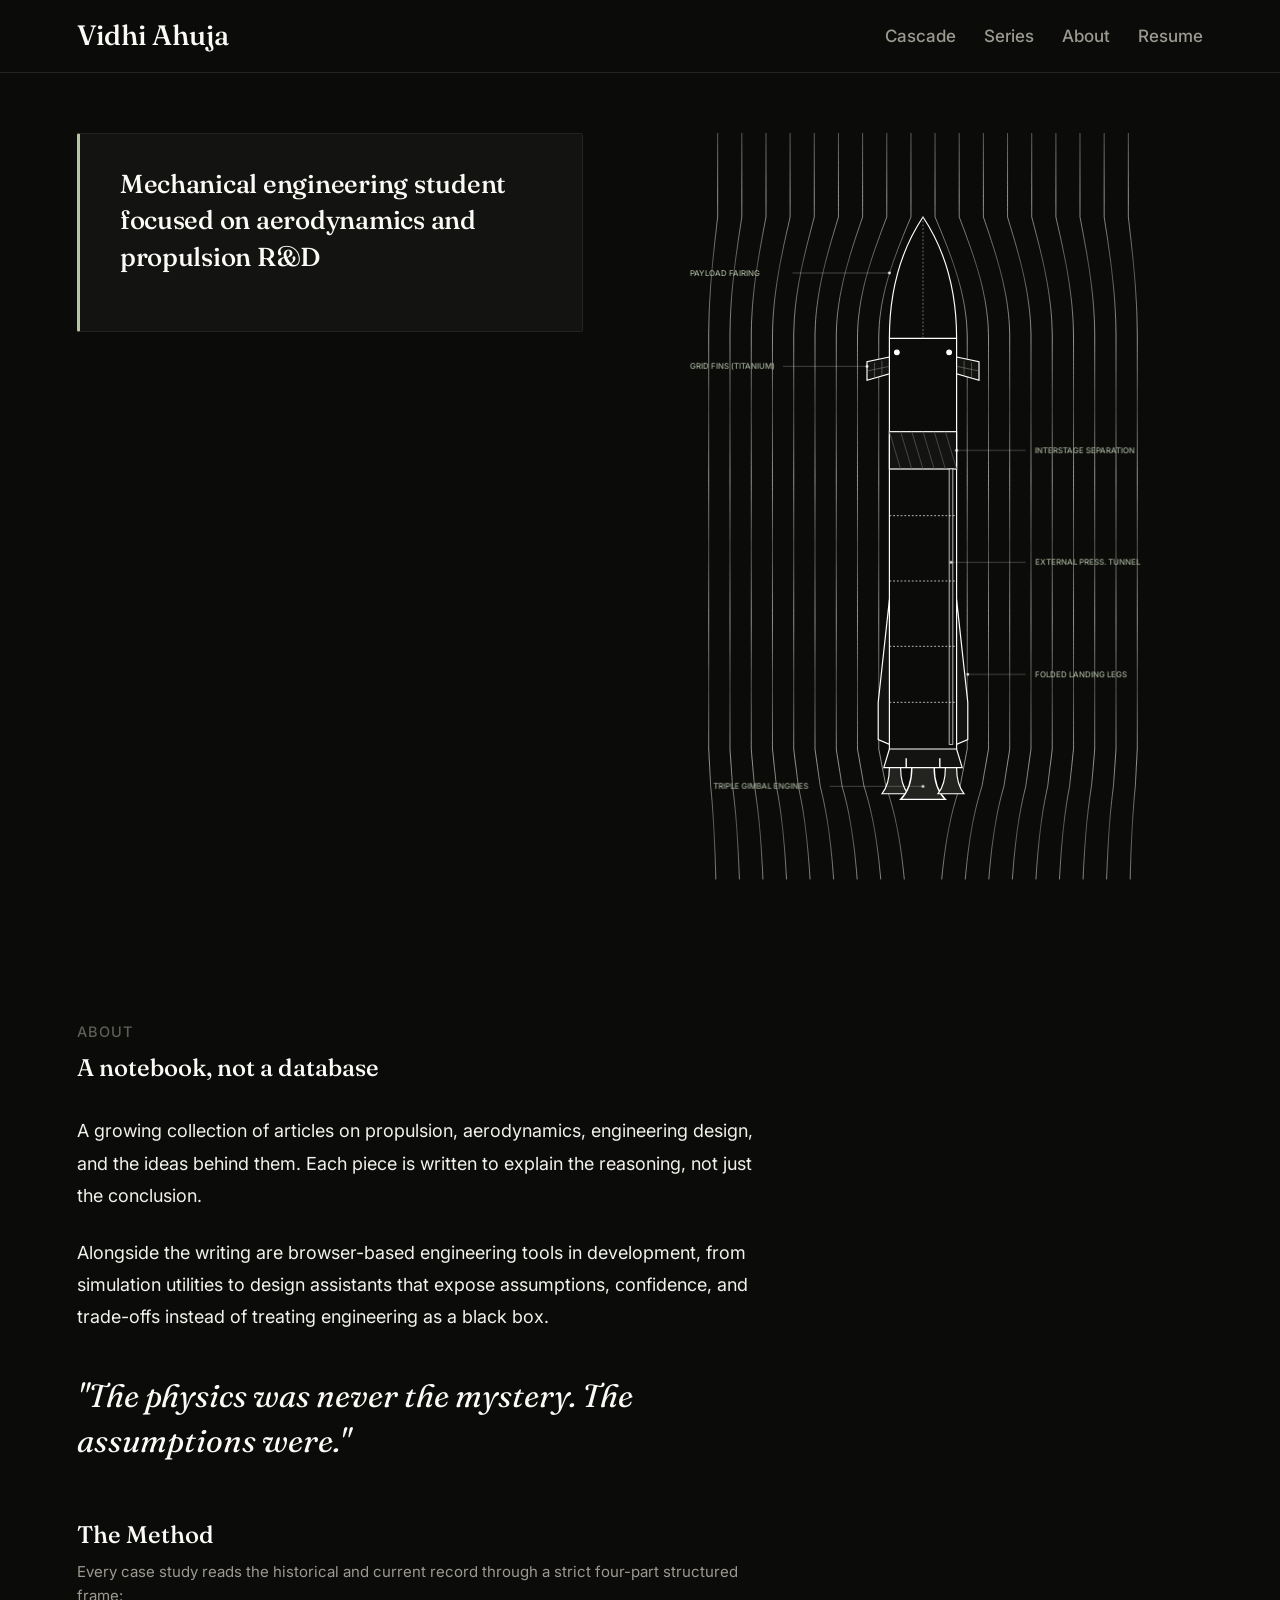
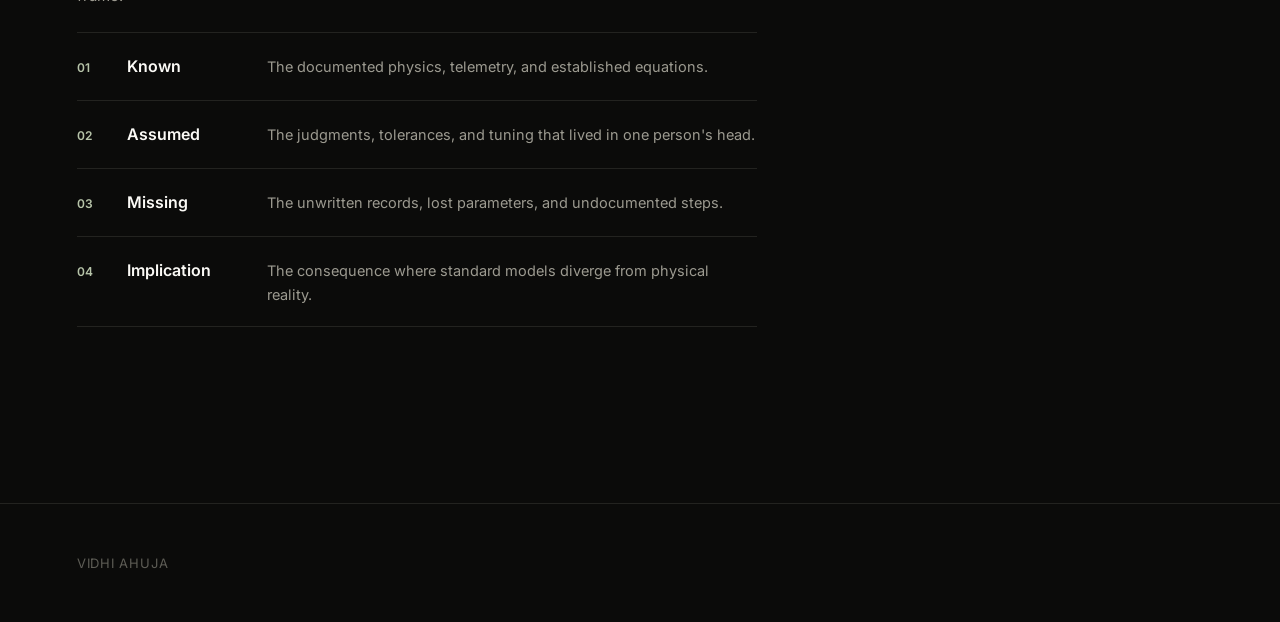
<file: index.html>
<!DOCTYPE html>
<html lang="en">
<head>
  <meta charset="UTF-8">
  <meta name="viewport" content="width=device-width, initial-scale=1.0">
  <title>Vidhi Ahuja : Field Notes on Lost Engineering Knowledge</title>
  <meta name="description" content="A personal engineering notebook by Vidhi Ahuja. Six case studies examining undocumented manufacturing, tuning, tolerances, and design judgments that lived in one person's head.">
  <link rel="stylesheet" href="layout_v33.css">
</head>
<body id="top" style="background-image: none;">

  <header>
    <div class="header-inner">
      <a href="index.html" class="wordmark" id="wordmark-logo">Vidhi Ahuja</a>
      <nav>
        <a href="cascade.html" class="nav-large" id="nav-link-cascade">Cascade</a>
        <a href="series.html" class="nav-large" id="nav-link-series">Series</a>
        <a href="#about" class="nav-large" id="nav-link-about">About</a>
        <a href="https://drive.google.com/file/d/1234567890abcdefghijklmnopqrstuvwxyz/view?usp=sharing" target="_blank" class="nav-large" id="nav-link-resume">Resume</a>
      </nav>
    </div>
  </header>

  <main class="container">
    <section class="hero" id="hero-section">
      <div class="hero-split-layout">
        <!-- Left Column: Content -->
        <div class="hero-left-content">
          <div class="hero-intro-card">
            <h1>Mechanical engineering student focused on aerodynamics and propulsion R&D</h1>
          </div>
        </div>
        
        <!-- Right Column: Interactive CFD Rocket Simulation -->
        <div class="hero-right-visual">
          <!-- Detailed Rocket SVG -->
          <svg class="rocket-svg" viewBox="0 0 600 800">
            <defs>


              <!-- 2. Repeating mask gradient (3x Brighter stops) -->
              <linearGradient id="cfd-mask-grad" x1="0" y1="0" x2="0" y2="150" gradientUnits="userSpaceOnUse" spreadMethod="repeat">
                <stop offset="0%" stop-color="#ffffff" stop-opacity="0.55"/>
                <stop offset="50%" stop-color="#ffffff" stop-opacity="1.0"/>
                <stop offset="100%" stop-color="#ffffff" stop-opacity="0.55"/>
              </linearGradient>

              <!-- 3. Mask applying the repeating gradient to the streamlines -->
              <mask id="cfd-flow-mask">
                <rect width="600" height="800" fill="url(#cfd-mask-grad)"/>
              </mask>
            </defs>

            <!-- CFD Streamlines Group (with mask and rendered behind rocket) -->
            <g id="cfd-streamlines" mask="url(#cfd-flow-mask)"></g>
            <!-- Rocket body shadow (solid fill to hide background canvas lines) -->
            <path d="M 264 220 L 264 660 L 336 660 L 336 220 Z" fill="#0B0B0A" opacity="1"/>
            <path d="M 264 220 C 264 160, 280 120, 300 90 C 320 120, 336 160, 336 220 Z" fill="#0B0B0A" opacity="1"/>
            <polygon points="264,660 258,680 342,680 336,660" fill="#0B0B0A" opacity="1"/>

            <!-- Main rocket stroke elements in white -->
            <g stroke="#FFFFFF" stroke-width="1.25" fill="none">
              <!-- Outer rocket shell -->
              <path d="M 264 660 L 264 220 C 264 160, 280 120, 300 90 C 320 120, 336 160, 336 220 L 336 660" />
              <line x1="264" y1="220" x2="336" y2="220" />
              
              <!-- Nose Cone panel line -->
              <line x1="300" y1="90" x2="300" y2="220" stroke-dasharray="2,2" stroke-width="0.75" stroke="#9C9A90" />
              
              <!-- Roll thrusters ports -->
              <circle cx="272" cy="235" r="2.5" fill="#FFFFFF"/>
              <circle cx="328" cy="235" r="2.5" fill="#FFFFFF"/>
              
              <!-- Stage separation ring -->
              <rect x="264" y="320" width="72" height="40" fill="#131311" stroke="#FFFFFF" stroke-width="1.25"/>
              <path d="M 264 320 L 276 360 M 276 320 L 288 360 M 288 320 L 300 360 M 300 320 L 312 360 M 312 320 L 324 360 M 324 320 L 336 360" stroke="#5E5D56" stroke-width="0.75"/>
              
              <!-- Stage 1 fuel tank pipeline conduit -->
              <rect x="328" y="360" width="4" height="295" fill="#131311" stroke="#FFFFFF" stroke-width="0.75" />
              
              <!-- Weld lands (horizontal seam lines on booster body) -->
              <line x1="264" y1="410" x2="336" y2="410" stroke-width="0.75" stroke-dasharray="2,2"/>
              <line x1="264" y1="480" x2="336" y2="480" stroke-width="0.75" stroke-dasharray="2,2"/>
              <line x1="264" y1="550" x2="336" y2="550" stroke-width="0.75" stroke-dasharray="2,2"/>
              <line x1="264" y1="610" x2="336" y2="610" stroke-width="0.75" stroke-dasharray="2,2"/>

              <!-- Grid Fins -->
              <!-- Left Grid Fin -->
              <polygon points="264,240 240,245 240,265 264,258" fill="#131311" stroke="#FFFFFF" stroke-width="1.25"/>
              <line x1="240" y1="255" x2="264" y2="250" stroke-width="0.5" stroke="#9C9A90"/>
              <line x1="248" y1="246" x2="248" y2="262" stroke-width="0.5" stroke="#9C9A90"/>
              <line x1="256" y1="244" x2="256" y2="260" stroke-width="0.5" stroke="#9C9A90"/>
              <!-- Right Grid Fin -->
              <polygon points="336,240 360,245 360,265 336,258" fill="#131311" stroke="#FFFFFF" stroke-width="1.25"/>
              <line x1="336" y1="250" x2="360" y2="255" stroke-width="0.5" stroke="#9C9A90"/>
              <line x1="344" y1="244" x2="344" y2="260" stroke-width="0.5" stroke="#9C9A90"/>
              <line x1="352" y1="246" x2="352" y2="262" stroke-width="0.5" stroke="#9C9A90"/>

              <!-- Folded Landing Legs -->
              <path d="M 264 500 L 252 610 L 252 650 L 264 655 Z" fill="#131311" stroke="#FFFFFF" stroke-width="1.25"/>
              <path d="M 336 500 L 348 610 L 348 650 L 336 655 Z" fill="#131311" stroke="#FFFFFF" stroke-width="1.25"/>
              
              <!-- Engine Skirt -->
              <polygon points="264,660 258,680 342,680 336,660" fill="#131311" stroke="#FFFFFF" stroke-width="1.25"/>
              
              <!-- Sea-level Engine Nozzle Bells -->
              <path d="M 264 680 C 264 695, 260 703, 256 708 L 284 708 C 280 703, 276 695, 276 680 Z" fill="#232320" stroke="#FFFFFF" stroke-width="1.25"/>
              <path d="M 288 680 C 288 698, 282 708, 276 714 L 324 714 C 318 708, 312 698, 312 680 Z" fill="#232320" stroke="#FFFFFF" stroke-width="1.5"/>
              <path d="M 324 680 C 324 695, 320 703, 316 708 L 344 708 C 340 703, 336 695, 336 680 Z" fill="#232320" stroke="#FFFFFF" stroke-width="1.25"/>
              
              <line x1="282" y1="670" x2="282" y2="680" stroke-width="1.5" stroke="#FFFFFF"/>
              <line x1="318" y1="670" x2="318" y2="680" stroke-width="1.5" stroke="#FFFFFF"/>
            </g>
            
            <!-- Technical callout labels -->
            <g font-family="Inter, sans-serif" font-size="8.5" fill="#FFFFFF" font-weight="500" stroke="none" opacity="0.9">
              <line x1="264" y1="150" x2="160" y2="150" stroke="#FFFFFF" stroke-width="0.5" opacity="0.6"/>
              <circle cx="264" cy="150" r="1.5" fill="#FFFFFF"/>
              <text x="50" y="153" fill="#B7C4A9">PAYLOAD FAIRING</text>
              
              <line x1="240" y1="250" x2="150" y2="250" stroke="#FFFFFF" stroke-width="0.5" opacity="0.6"/>
              <circle cx="240" cy="250" r="1.5" fill="#FFFFFF"/>
              <text x="50" y="253" fill="#B7C4A9">GRID FINS (TITANIUM)</text>
              
              <line x1="336" y1="340" x2="410" y2="340" stroke="#FFFFFF" stroke-width="0.5" opacity="0.6"/>
              <circle cx="336" cy="340" r="1.5" fill="#FFFFFF"/>
              <text x="420" y="343" fill="#B7C4A9">INTERSTAGE SEPARATION</text>
              
              <line x1="330" y1="460" x2="410" y2="460" stroke="#FFFFFF" stroke-width="0.5" opacity="0.6"/>
              <circle cx="330" cy="460" r="1.5" fill="#FFFFFF"/>
              <text x="420" y="463" fill="#B7C4A9">EXTERNAL PRESS. TUNNEL</text>
              
              <line x1="348" y1="580" x2="410" y2="580" stroke="#FFFFFF" stroke-width="0.5" opacity="0.6"/>
              <circle cx="348" cy="580" r="1.5" fill="#FFFFFF"/>
              <text x="420" y="583" fill="#B7C4A9">FOLDED LANDING LEGS</text>
              
              <line x1="300" y1="700" x2="200" y2="700" stroke="#FFFFFF" stroke-width="0.5" opacity="0.6"/>
              <circle cx="300" cy="700" r="1.5" fill="#FFFFFF"/>
              <text x="75" y="703" fill="#B7C4A9">TRIPLE GIMBAL ENGINES</text>
            </g>
          </svg>
        </div>
      </div>
    </section>

    <section id="about" style="border-top: none; padding-top: 80px; padding-bottom: 120px;">
      <div class="left-article-container">
        
        <!-- Section Title -->
        <div class="section-title" style="margin-bottom: 32px;">
          <span class="eyebrow">About</span>
          <h2>A notebook, not a database</h2>
        </div>

        <!-- Intro Description -->
        <p style="font-size: 18px; line-height: 1.8; color: var(--text-primary); margin-bottom: 24px;">
          A growing collection of articles on propulsion, aerodynamics, engineering design, and the ideas behind them. Each piece is written to explain the reasoning, not just the conclusion.
        </p>
        <p style="font-size: 18px; line-height: 1.8; color: var(--text-primary); margin-bottom: 40px;">
          Alongside the writing are browser-based engineering tools in development, from simulation utilities to design assistants that expose assumptions, confidence, and trade-offs instead of treating engineering as a black box.
        </p>

        <!-- Large Pull-Quote -->
        <blockquote class="about-vertical-quote">
          "The physics was never the mystery. The assumptions were."
        </blockquote>

        <!-- Methodology Heading -->
        <div style="margin-top: 56px; margin-bottom: 24px;">
          <h3 style="font-family: 'Fraunces', Georgia, serif; font-size: 24px; font-weight: 500; color: var(--text-headline); margin: 0;">The Method</h3>
          <p style="font-size: 15px; color: var(--text-secondary); line-height: 1.6; margin-top: 8px; margin-bottom: 0;">
            Every case study reads the historical and current record through a strict four-part structured frame:
          </p>
        </div>

        <!-- Symmetrical Parameter Index Table -->
        <div class="method-table">
          
          <div class="method-row">
            <span class="method-row-num">01</span>
            <span class="method-row-name">Known</span>
            <span class="method-row-desc">The documented physics, telemetry, and established equations.</span>
          </div>

          <div class="method-row">
            <span class="method-row-num">02</span>
            <span class="method-row-name">Assumed</span>
            <span class="method-row-desc">The judgments, tolerances, and tuning that lived in one person's head.</span>
          </div>

          <div class="method-row">
            <span class="method-row-num">03</span>
            <span class="method-row-name">Missing</span>
            <span class="method-row-desc">The unwritten records, lost parameters, and undocumented steps.</span>
          </div>

          <div class="method-row">
            <span class="method-row-num">04</span>
            <span class="method-row-name">Implication</span>
            <span class="method-row-desc">The consequence where standard models diverge from physical reality.</span>
          </div>

        </div>

      </div>
    </section>
  </main>

  <footer>
    <div class="footer-inner">
      <span class="footer-left">Vidhi Ahuja</span>
    </div>
  </footer>

  <!-- Floating Back to Top Button -->
  <button id="btn-back-to-top" aria-label="Back to top" class="scroll-top-btn"></button>

  <script>
    document.addEventListener('DOMContentLoaded', function() {
      // 1. Floating Back to Top Button
      var btn = document.getElementById('btn-back-to-top');
      window.addEventListener('scroll', function() {
        if (window.scrollY > 300) {
          btn.classList.add('visible');
        } else {
          btn.classList.remove('visible');
        }
      });
      btn.addEventListener('click', function() {
        window.scrollTo({ top: 0, behavior: 'smooth' });
      });

      // 2. CFD Streamlines Interactive Simulation
      var svg = document.querySelector('.rocket-svg');
      var streamlineGroup = document.getElementById('cfd-streamlines');
      if (!svg || !streamlineGroup) return;
      
      var mouse = { x: 0, y: 0, active: false, r: 70 };
      var lineCount = 17;
      var paths = [];
      
      // Dynamically populate SVG path elements for the streamlines
      for (var i = 0; i <= lineCount; i++) {
        var path = document.createElementNS('http://www.w3.org/2000/svg', 'path');
        path.setAttribute('class', 'cfd-line');
        streamlineGroup.appendChild(path);
        paths.push(path);
      }
      
      function getRocketWidth(y) {
        if (y < 90) return 0;
        if (y >= 90 && y < 220) {
          // Tangent ogive nose cone
          var t = (y - 90) / 130;
          return 36 * Math.sin(t * Math.PI / 2);
        }
        if (y >= 220 && y < 660) {
          // Cylindrical booster body
          return 36;
        }
        if (y >= 660 && y < 700) {
          // Engine nozzle flare
          return 36 - ((y - 660) / 40) * 8;
        }
        // Wake decay below the engine
        return 28 * Math.exp(-(y - 700) / 75);
      }
      
      svg.addEventListener('mousemove', function(e) {
        var rect = svg.getBoundingClientRect();
        mouse.x = (e.clientX - rect.left) * (600 / rect.width);
        mouse.y = (e.clientY - rect.top) * (800 / rect.height);
        mouse.active = true;
      });
      svg.addEventListener('mouseleave', function() {
        mouse.active = false;
      });
      svg.addEventListener('touchmove', function(e) {
        if (e.touches.length > 0) {
          var rect = svg.getBoundingClientRect();
          mouse.x = (e.touches[0].clientX - rect.left) * (600 / rect.width);
          mouse.y = (e.touches[0].clientY - rect.top) * (800 / rect.height);
          mouse.active = true;
        }
      });
      svg.addEventListener('touchend', function() {
        mouse.active = false;
      });
      
      var time = 0;
      function animate() {
        time += 1;
        
        // 1. Shift the linearGradient mask transform vertically to represent flow downward
        var grad = document.getElementById('cfd-mask-grad');
        if (grad) {
          var offset = (time * 2.5) % 150;
          grad.setAttribute('gradientTransform', 'translate(0, ' + offset + ')');
        }
        
        for (var i = 0; i <= lineCount; i++) {
          var x_start = 80 + i * (440 / lineCount);
          var d = "";
          
          for (var step = 0; step <= 160; step++) {
            var y = step * 5;
            var w = getRocketWidth(y);
            
            // 2. Aerodynamic deflection around rocket hull
            var x = x_start;
            if (w > 0) {
              if (x_start <= 300) {
                x = x_start * (300 - w) / 300;
              } else {
                x = 600 - (600 - x_start) * (300 - w) / 300;
              }
            }
            
            // 3. Gentle Gaussian displacement around the mouse cursor
            if (mouse.active) {
              var dx = x - mouse.x;
              var dy = y - mouse.y;
              var d2 = dx*dx + dy*dy;
              
              var sigma2 = 4900; // spread radius squared (70^2)
              var max_displacement = 28; // maximum bend in pixels
              var force = Math.exp(-d2 / (2 * sigma2)) * max_displacement;
              
              // Push lines smoothly left or right away from the cursor
              x += Math.sign(dx || 0.1) * force;
              
              // Prevent streamlines from clipping into the rocket boundary
              if (w > 0) {
                var limit = 300 + Math.sign(x_start - 300) * (w + 2);
                if (x_start <= 300) {
                  if (x > limit) x = limit;
                } else {
                  if (x < limit) x = limit;
                }
              }
            }
            
            d += (step === 0 ? "M" : "L") + x.toFixed(1) + "," + y;
          }
          
          paths[i].setAttribute('d', d);
        }
        
        requestAnimationFrame(animate);
      }
      animate();
    });
  </script>
</body>
</html>
</file>
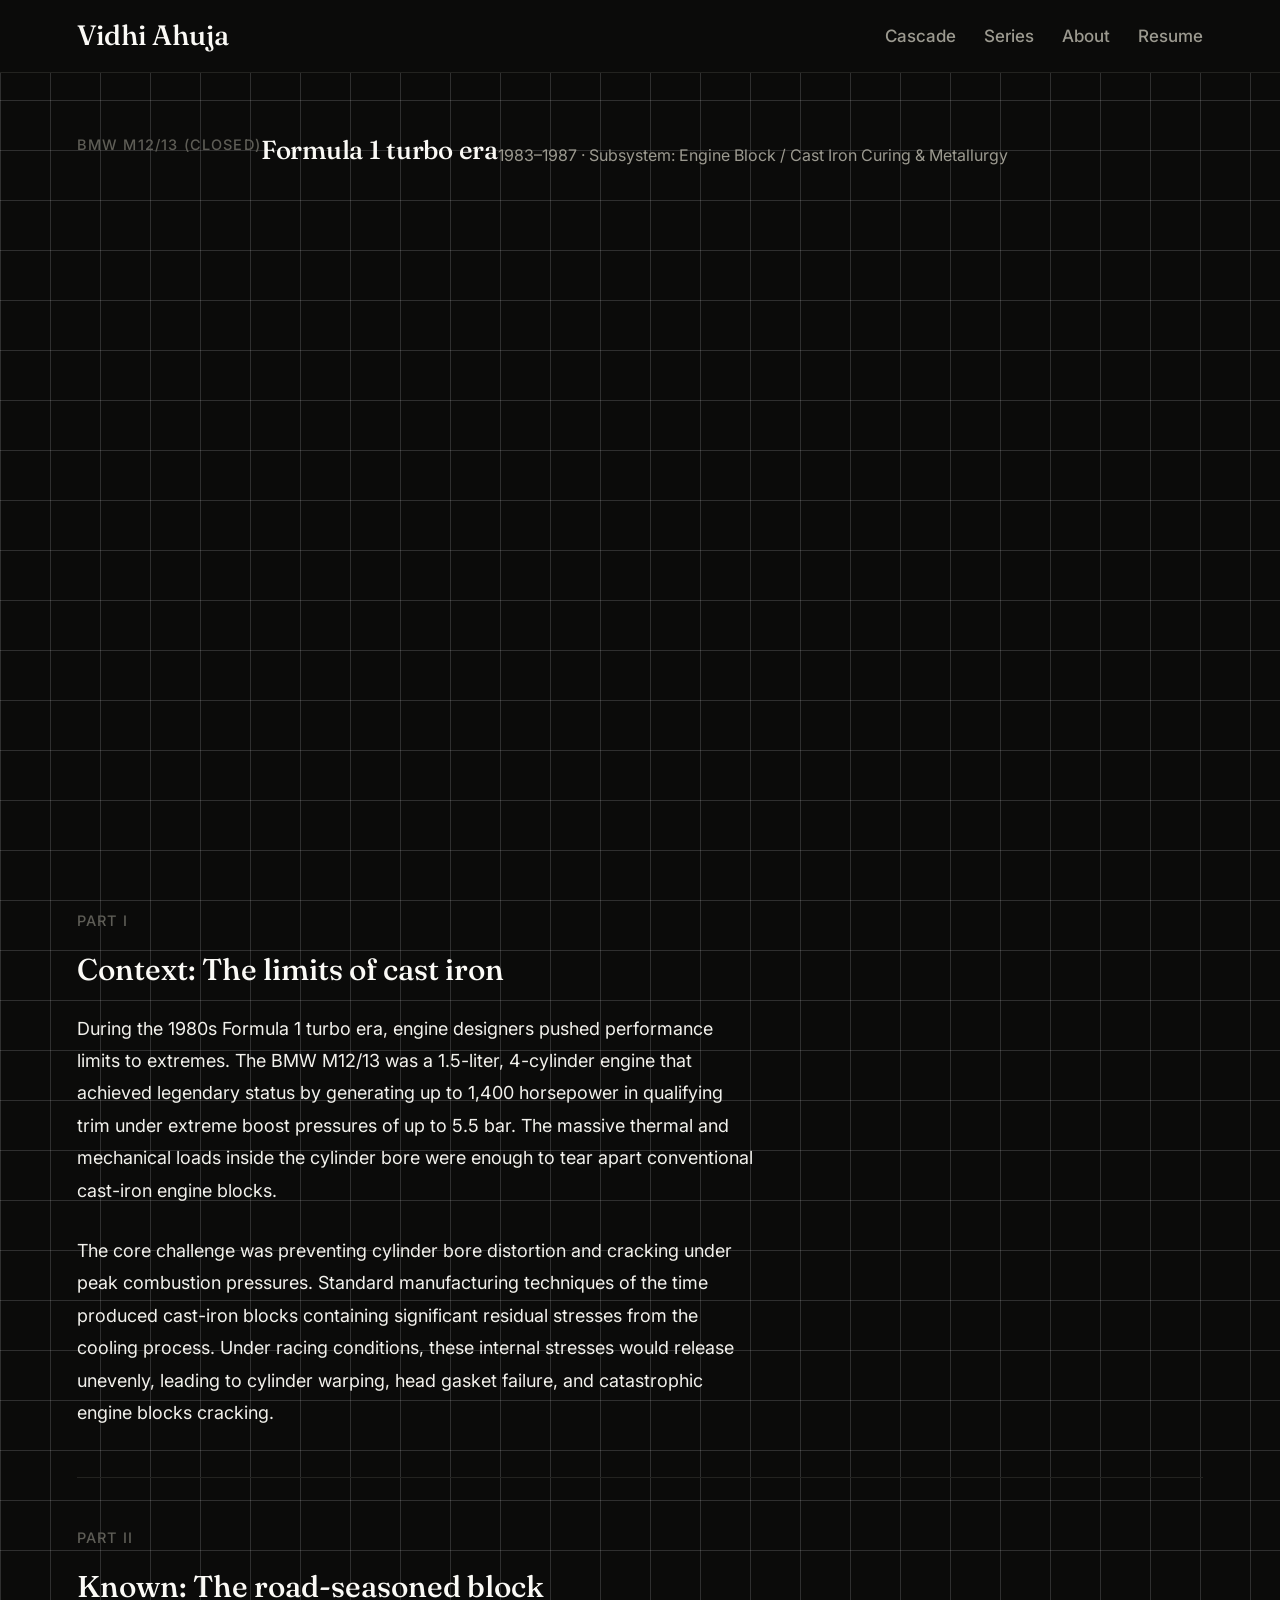
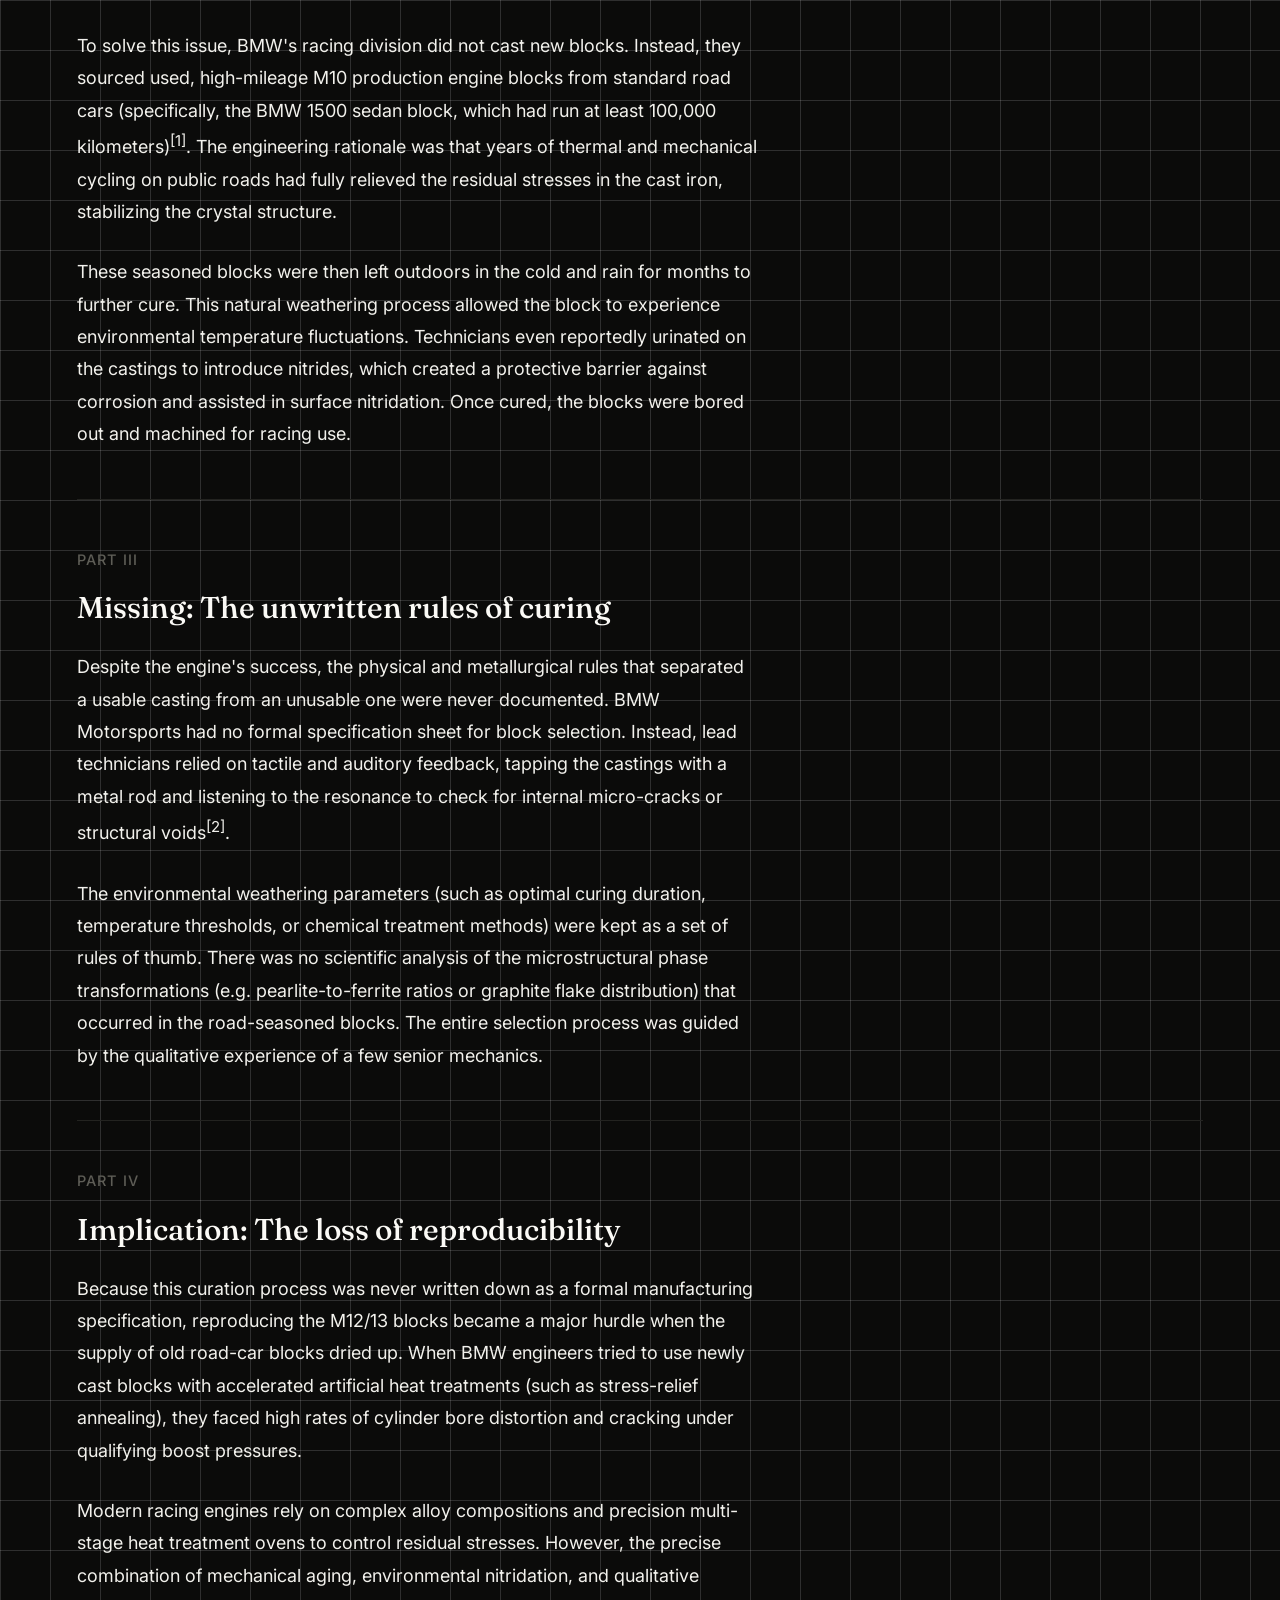
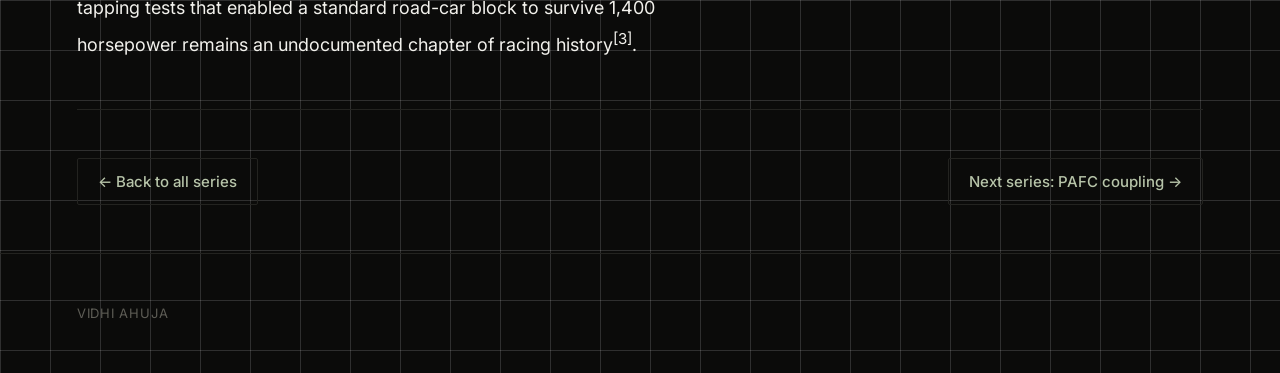
<file: bmw-m12-13.html>
<!DOCTYPE html>
<html lang="en">
<head>
  <meta charset="UTF-8">
  <meta name="viewport" content="width=device-width, initial-scale=1.0">
  <title>BMW M12/13: Formula 1 Turbo Era : Vidhi Ahuja</title>
  <meta name="description" content="Case study on the BMW M12/13 Formula 1 engine block aging process and the undocumented metallurgy of stress relief.">
  <link rel="stylesheet" href="layout_v33.css">
</head>
<body id="top">

  <header>
    <div class="header-inner">
      <a href="index.html" class="wordmark" id="wordmark-logo">Vidhi Ahuja</a>
      <nav>
        <a href="cascade.html" class="nav-large" id="nav-link-cascade">Cascade</a>
        <a href="series.html" class="nav-large" id="nav-link-series">Series</a>
        <a href="index.html#about" class="nav-large" id="nav-link-about">About</a>
        <a href="https://drive.google.com/file/d/1234567890abcdefghijklmnopqrstuvwxyz/view?usp=sharing" target="_blank" class="nav-large" id="nav-link-resume">Resume</a>
      </nav>
    </div>
  </header>

  <main class="container">
    <div class="blueprint-bg"></div>
    <section class="hero" style="border-top: none;">
      <span class="eyebrow">BMW M12/13 (Closed)</span>
      <h1>Formula 1 turbo era</h1>
      <p style="margin-top: 8px;">1983–1987 · Subsystem: Engine Block / Cast Iron Curing & Metallurgy</p>
    </section>

    <div class="article-body">
      
      <section class="article-section">
        <span class="eyebrow">Part I</span>
        <h2>Context: The limits of cast iron</h2>
        <p class="article-p">
          During the 1980s Formula 1 turbo era, engine designers pushed performance limits to extremes. The BMW M12/13 was a 1.5-liter, 4-cylinder engine that achieved legendary status by generating up to 1,400 horsepower in qualifying trim under extreme boost pressures of up to 5.5 bar. The massive thermal and mechanical loads inside the cylinder bore were enough to tear apart conventional cast-iron engine blocks.
        </p>
        <p class="article-p">
          The core challenge was preventing cylinder bore distortion and cracking under peak combustion pressures. Standard manufacturing techniques of the time produced cast-iron blocks containing significant residual stresses from the cooling process. Under racing conditions, these internal stresses would release unevenly, leading to cylinder warping, head gasket failure, and catastrophic engine blocks cracking.
        </p>
      </section>

      <section class="article-section">
        <span class="eyebrow">Part II</span>
        <h2>Known: The road-seasoned block</h2>
        <p class="article-p">
          To solve this issue, BMW's racing division did not cast new blocks. Instead, they sourced used, high-mileage M10 production engine blocks from standard road cars (specifically, the BMW 1500 sedan block, which had run at least 100,000 kilometers)<sup>[1]</sup>. The engineering rationale was that years of thermal and mechanical cycling on public roads had fully relieved the residual stresses in the cast iron, stabilizing the crystal structure.
        </p>
        <p class="article-p">
          These seasoned blocks were then left outdoors in the cold and rain for months to further cure. This natural weathering process allowed the block to experience environmental temperature fluctuations. Technicians even reportedly urinated on the castings to introduce nitrides, which created a protective barrier against corrosion and assisted in surface nitridation. Once cured, the blocks were bored out and machined for racing use.
        </p>
      </section>

      <section class="article-section">
        <span class="eyebrow">Part III</span>
        <h2>Missing: The unwritten rules of curing</h2>
        <p class="article-p">
          Despite the engine's success, the physical and metallurgical rules that separated a usable casting from an unusable one were never documented. BMW Motorsports had no formal specification sheet for block selection. Instead, lead technicians relied on tactile and auditory feedback, tapping the castings with a metal rod and listening to the resonance to check for internal micro-cracks or structural voids<sup>[2]</sup>.
        </p>
        <p class="article-p">
          The environmental weathering parameters (such as optimal curing duration, temperature thresholds, or chemical treatment methods) were kept as a set of rules of thumb. There was no scientific analysis of the microstructural phase transformations (e.g. pearlite-to-ferrite ratios or graphite flake distribution) that occurred in the road-seasoned blocks. The entire selection process was guided by the qualitative experience of a few senior mechanics.
        </p>
      </section>

      <section class="article-section">
        <span class="eyebrow">Part IV</span>
        <h2>Implication: The loss of reproducibility</h2>
        <p class="article-p">
          Because this curation process was never written down as a formal manufacturing specification, reproducing the M12/13 blocks became a major hurdle when the supply of old road-car blocks dried up. When BMW engineers tried to use newly cast blocks with accelerated artificial heat treatments (such as stress-relief annealing), they faced high rates of cylinder bore distortion and cracking under qualifying boost pressures.
        </p>
        <p class="article-p">
          Modern racing engines rely on complex alloy compositions and precision multi-stage heat treatment ovens to control residual stresses. However, the precise combination of mechanical aging, environmental nitridation, and qualitative tapping tests that enabled a standard road-car block to survive 1,400 horsepower remains an undocumented chapter of racing history<sup>[3]</sup>.
        </p>
      </section>

      <div class="article-nav">
        <a href="series.html" class="text-link" id="back-to-all-series">← Back to all series</a>
        <a href="pafc-membrane-gdl.html" class="text-link" id="next-series-pafc-membrane-gdl">Next series: PAFC coupling →</a>
      </div>

    </div>
  </main>

  <footer>
    <div class="footer-inner">
      <span class="footer-left">Vidhi Ahuja</span>
    </div>
  </footer>

  <!-- Floating Back to Top Button -->
  <button id="btn-back-to-top" aria-label="Back to top" class="scroll-top-btn"></button>

  <script>
    document.addEventListener('DOMContentLoaded', function() {
      var btn = document.getElementById('btn-back-to-top');
      window.addEventListener('scroll', function() {
        if (window.scrollY > 300) {
          btn.classList.add('visible');
        } else {
          btn.classList.remove('visible');
        }
      });
      btn.addEventListener('click', function() {
        window.scrollTo({ top: 0, behavior: 'smooth' });
      });
    });
  </script>
</body>
</html>
</file>
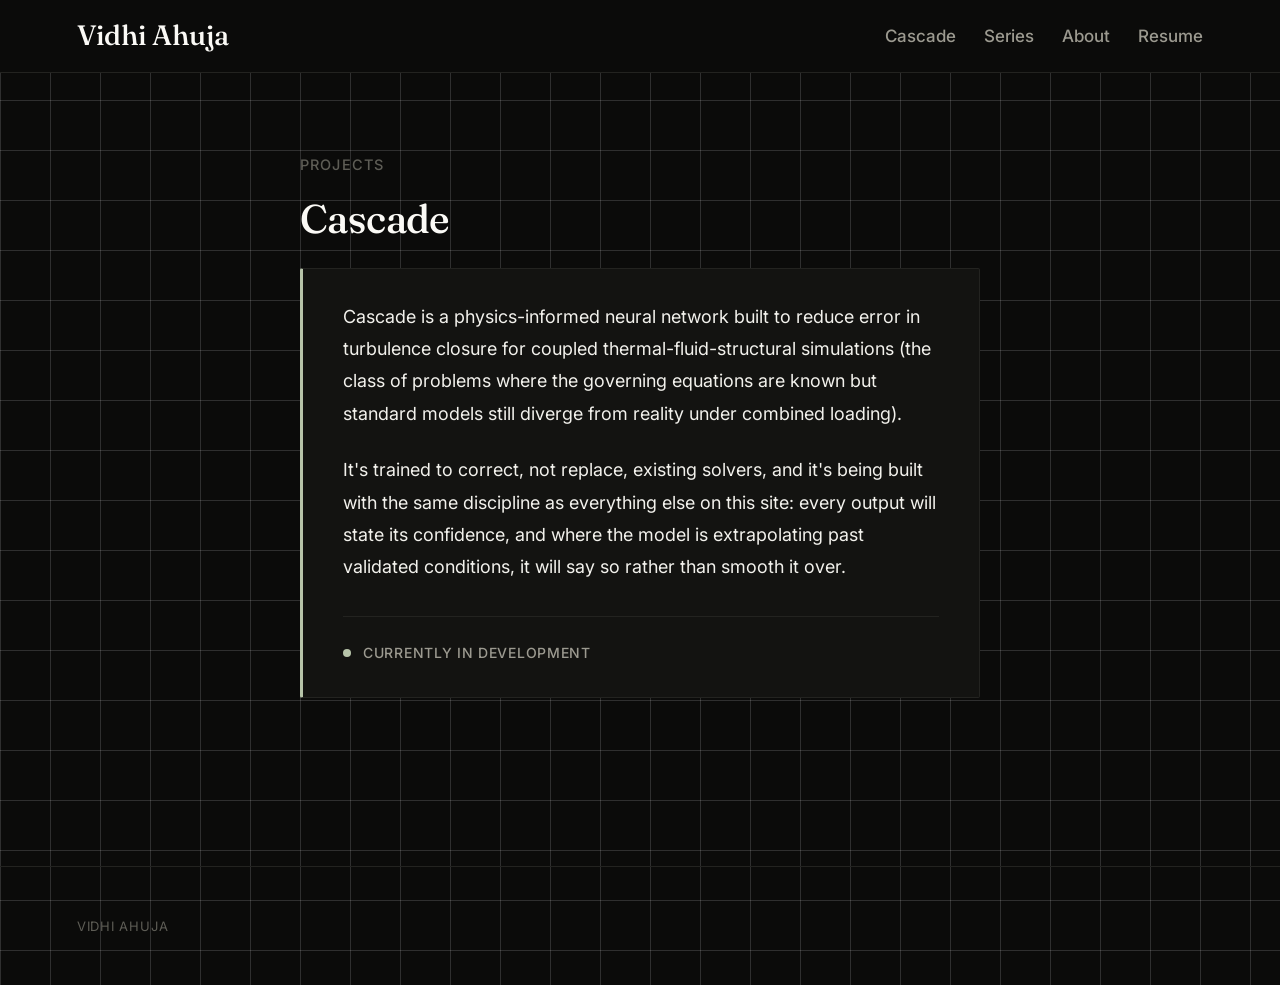
<file: cascade.html>
<!DOCTYPE html>
<html lang="en">
<head>
  <meta charset="UTF-8">
  <meta name="viewport" content="width=device-width, initial-scale=1.0">
  <title>Cascade : Vidhi Ahuja</title>
  <meta name="description" content="Cascade: Analysis pipeline and pipeline-coupling protocols.">
  <link rel="stylesheet" href="layout_v33.css">
  <style>
    @keyframes pulse {
      0% { opacity: 0.4; }
      50% { opacity: 1; }
      100% { opacity: 0.4; }
    }
  </style>
</head>
<body id="top">

  <header>
    <div class="header-inner">
      <a href="index.html" class="wordmark" id="wordmark-logo">Vidhi Ahuja</a>
      <nav>
        <a href="cascade.html" class="nav-large" id="nav-link-cascade">Cascade</a>
        <a href="series.html" class="nav-large" id="nav-link-series">Series</a>
        <a href="index.html#about" class="nav-large" id="nav-link-about">About</a>
        <a href="https://drive.google.com/file/d/1234567890abcdefghijklmnopqrstuvwxyz/view?usp=sharing" target="_blank" class="nav-large" id="nav-link-resume">Resume</a>
      </nav>
    </div>
  </header>

  <main class="container" style="padding-top: 80px; padding-bottom: 120px;">
    <div class="blueprint-bg"></div>
    <div class="article-container">
      <div style="margin-bottom: 48px;">
        <span class="eyebrow">Projects</span>
        <h1 style="font-size: 40px; margin-top: 12px; margin-bottom: 24px; font-family: 'Fraunces', serif; color: var(--text-headline);">Cascade</h1>
        <div style="background-color: var(--bg-raised); border: 1px solid var(--hairline); border-left: 3px solid var(--accent); padding: 32px 40px; border-radius: 2px; text-align: left;">
          <p style="font-size: 18px; line-height: 1.8; color: var(--text-primary); margin-bottom: 24px;">
            Cascade is a physics-informed neural network built to reduce error in turbulence closure for coupled thermal-fluid-structural simulations (the class of problems where the governing equations are known but standard models still diverge from reality under combined loading).
          </p>
          <p style="font-size: 18px; line-height: 1.8; color: var(--text-primary); margin-bottom: 0;">
            It's trained to correct, not replace, existing solvers, and it's being built with the same discipline as everything else on this site: every output will state its confidence, and where the model is extrapolating past validated conditions, it will say so rather than smooth it over.
          </p>
          <div style="display: flex; align-items: center; gap: 12px; margin-top: 32px; border-top: 1px solid var(--hairline); padding-top: 24px;">
            <span style="display: inline-block; width: 8px; height: 8px; border-radius: 50%; background-color: var(--accent); animation: pulse 2s infinite;"></span>
            <span style="font-size: 14px; font-weight: 500; color: var(--text-secondary); letter-spacing: 0.05em; text-transform: uppercase;">Currently in development</span>
          </div>
        </div>
      </div>


    </div>
  </main>

  <footer>
    <div class="footer-inner">
      <span class="footer-left">Vidhi Ahuja</span>
    </div>
  </footer>

  <!-- Floating Back to Top Button -->
  <button id="btn-back-to-top" aria-label="Back to top" class="scroll-top-btn"></button>

  <script>
    document.addEventListener('DOMContentLoaded', function() {
      var btn = document.getElementById('btn-back-to-top');
      window.addEventListener('scroll', function() {
        if (window.scrollY > 300) {
          btn.classList.add('visible');
        } else {
          btn.classList.remove('visible');
        }
      });
      btn.addEventListener('click', function() {
        window.scrollTo({ top: 0, behavior: 'smooth' });
      });
    });
  </script>
</body>
</html>
</file>
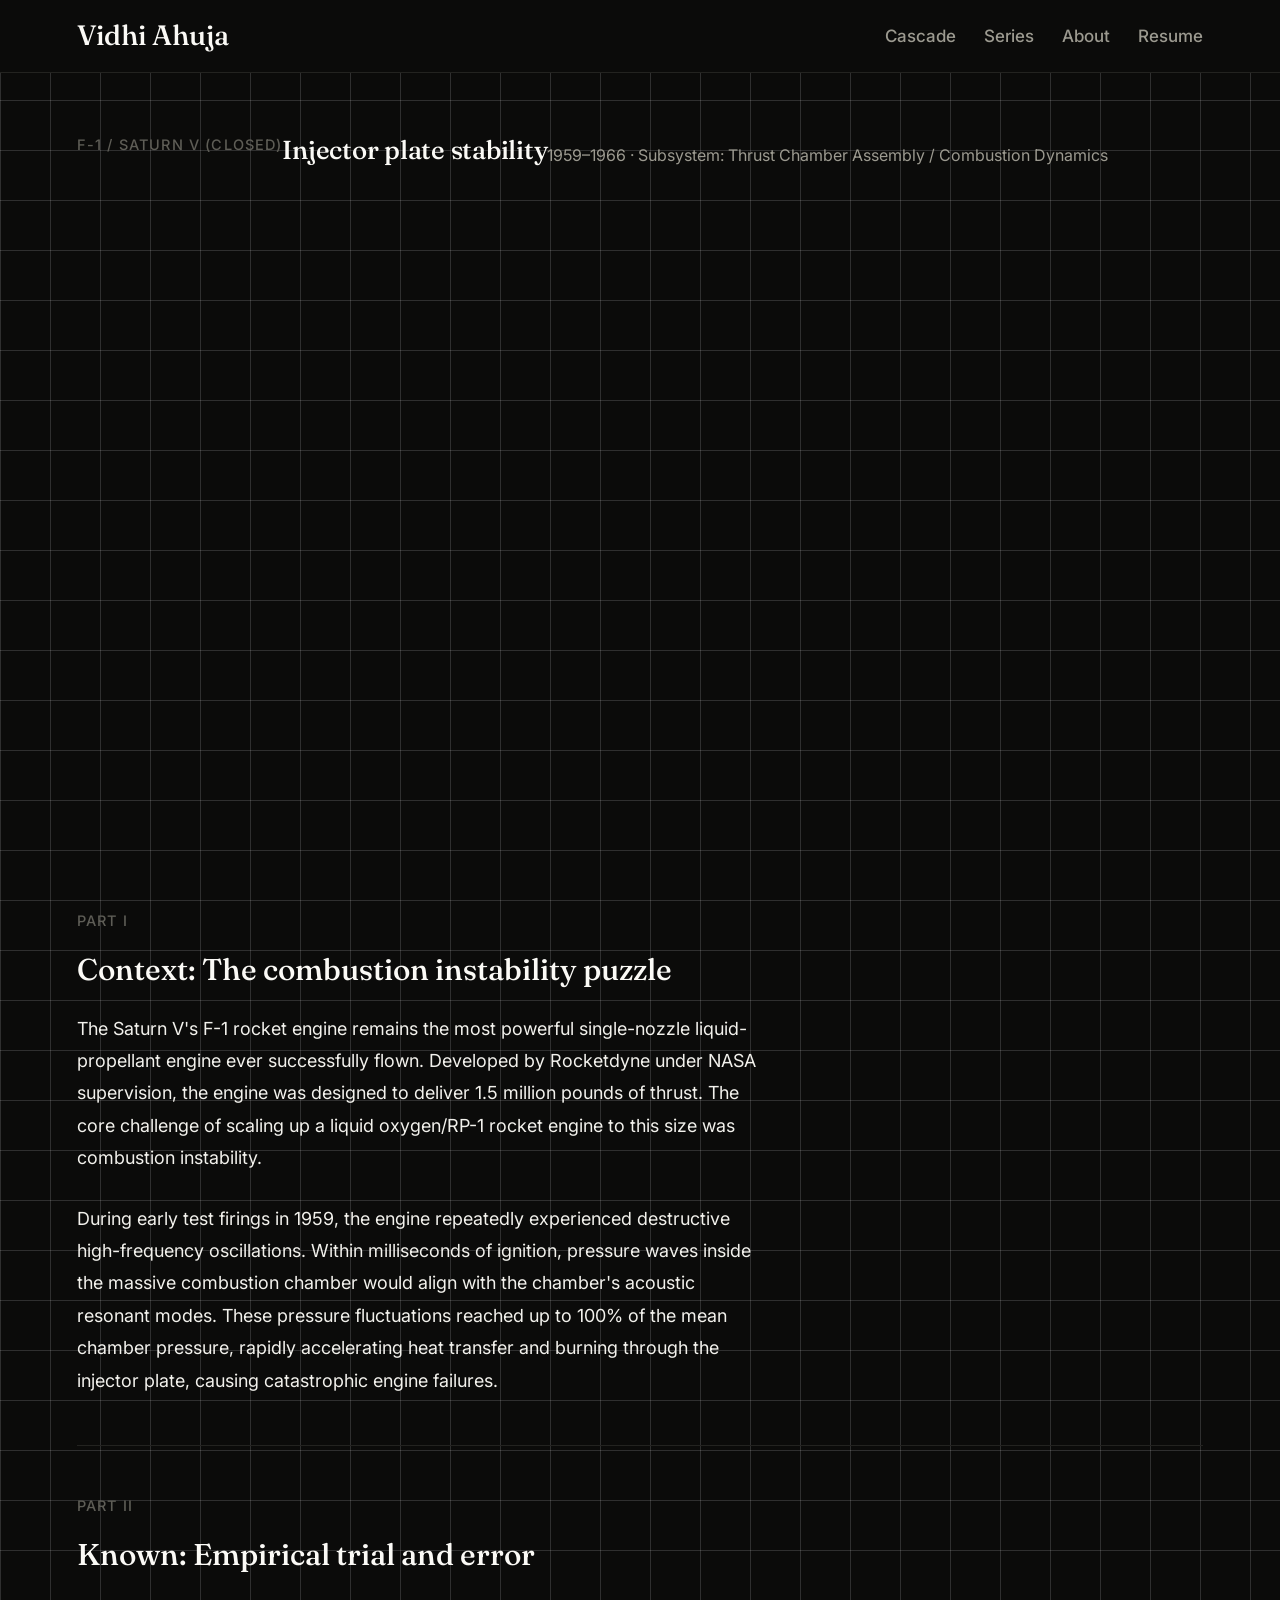
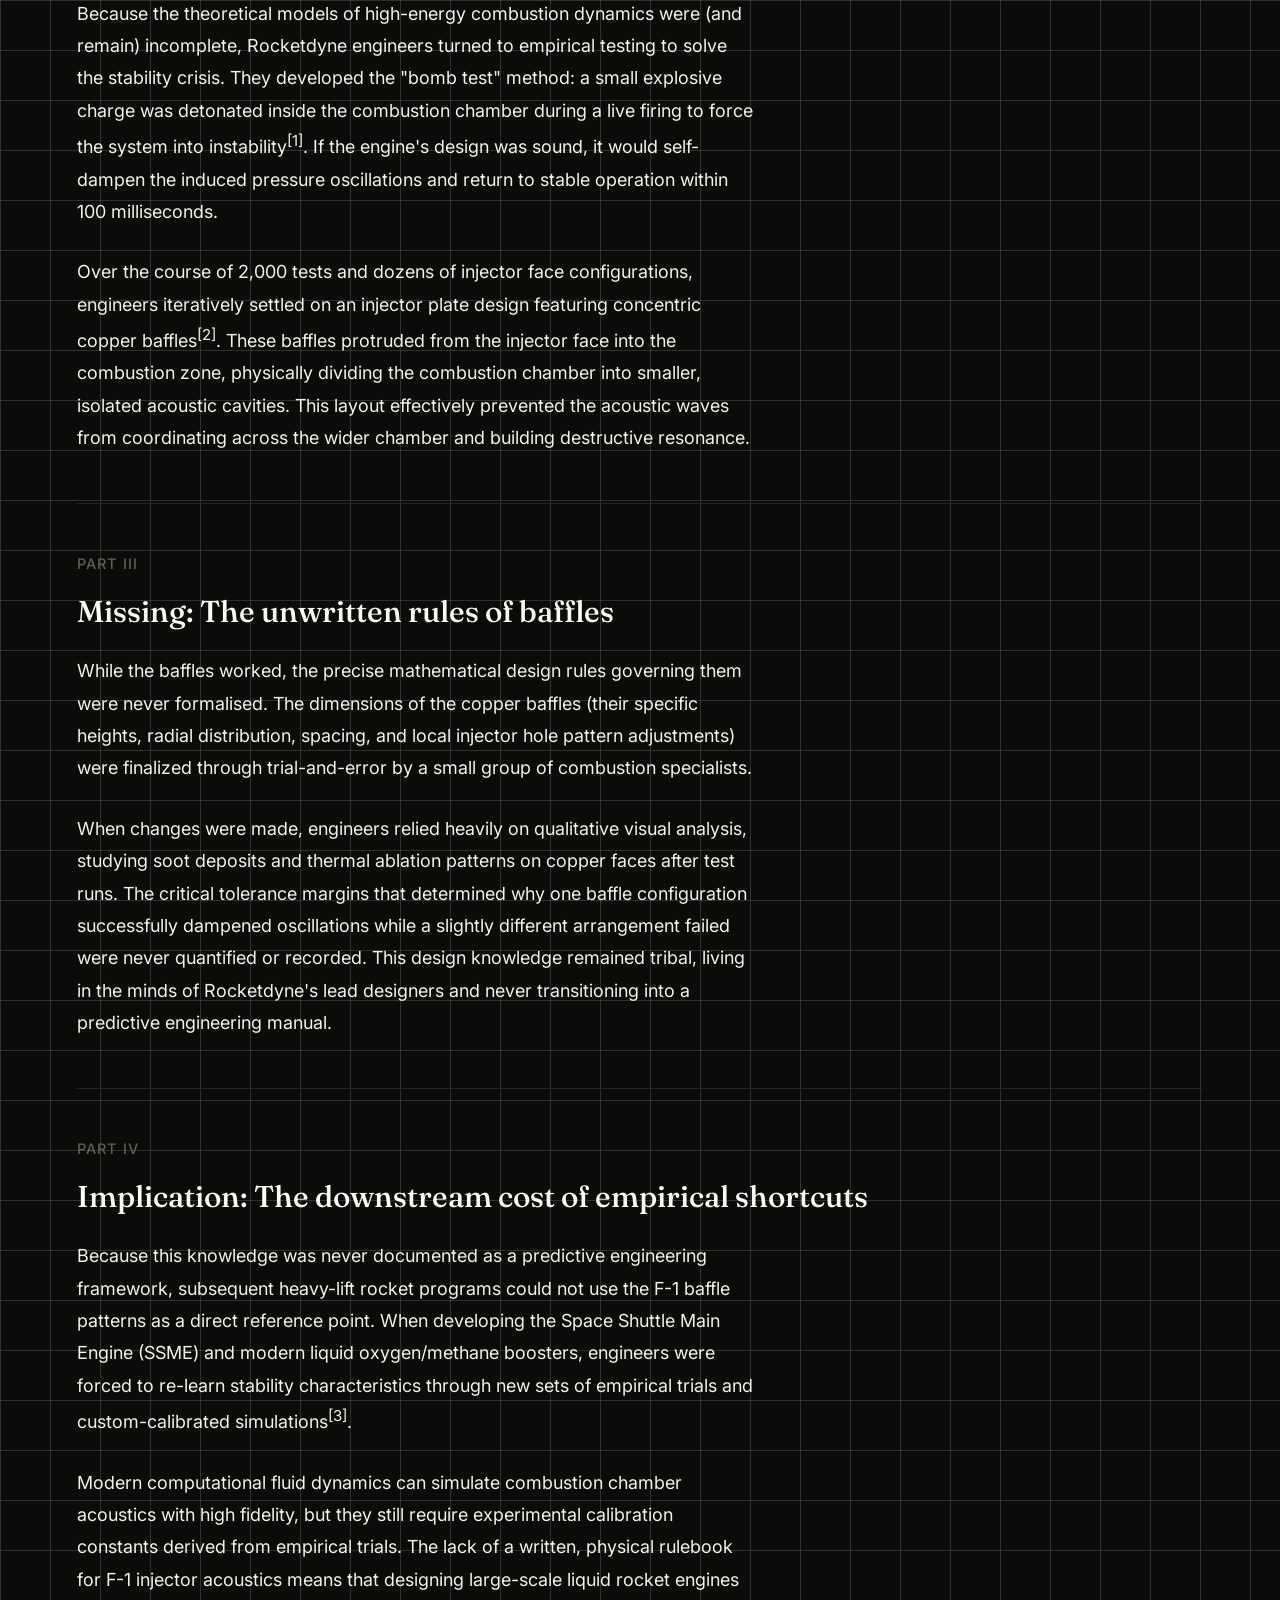
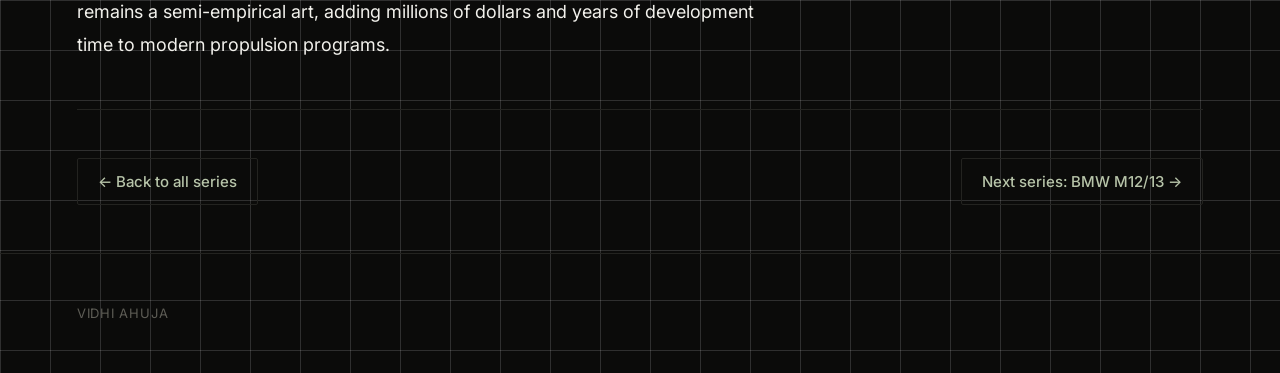
<file: f1-saturn-v.html>
<!DOCTYPE html>
<html lang="en">
<head>
  <meta charset="UTF-8">
  <meta name="viewport" content="width=device-width, initial-scale=1.0">
  <title>F-1 / Saturn V: Injector Plate Stability : Vidhi Ahuja</title>
  <meta name="description" content="Case study on the F-1 engine combustion instability and the undocumented empirical rules of copper injector baffles.">
  <link rel="stylesheet" href="layout_v33.css">
</head>
<body id="top">

  <header>
    <div class="header-inner">
      <a href="index.html" class="wordmark" id="wordmark-logo">Vidhi Ahuja</a>
      <nav>
        <a href="cascade.html" class="nav-large" id="nav-link-cascade">Cascade</a>
        <a href="series.html" class="nav-large" id="nav-link-series">Series</a>
        <a href="index.html#about" class="nav-large" id="nav-link-about">About</a>
        <a href="https://drive.google.com/file/d/1234567890abcdefghijklmnopqrstuvwxyz/view?usp=sharing" target="_blank" class="nav-large" id="nav-link-resume">Resume</a>
      </nav>
    </div>
  </header>

  <main class="container">
    <div class="blueprint-bg"></div>
    <section class="hero" style="border-top: none;">
      <span class="eyebrow">F-1 / Saturn V (Closed)</span>
      <h1>Injector plate stability</h1>
      <p style="margin-top: 8px;">1959–1966 · Subsystem: Thrust Chamber Assembly / Combustion Dynamics</p>
    </section>

    <div class="article-body">
      
      <section class="article-section">
        <span class="eyebrow">Part I</span>
        <h2>Context: The combustion instability puzzle</h2>
        <p class="article-p">
          The Saturn V's F-1 rocket engine remains the most powerful single-nozzle liquid-propellant engine ever successfully flown. Developed by Rocketdyne under NASA supervision, the engine was designed to deliver 1.5 million pounds of thrust. The core challenge of scaling up a liquid oxygen/RP-1 rocket engine to this size was combustion instability. 
        </p>
        <p class="article-p">
          During early test firings in 1959, the engine repeatedly experienced destructive high-frequency oscillations. Within milliseconds of ignition, pressure waves inside the massive combustion chamber would align with the chamber's acoustic resonant modes. These pressure fluctuations reached up to 100% of the mean chamber pressure, rapidly accelerating heat transfer and burning through the injector plate, causing catastrophic engine failures.
        </p>
      </section>

      <section class="article-section">
        <span class="eyebrow">Part II</span>
        <h2>Known: Empirical trial and error</h2>
        <p class="article-p">
          Because the theoretical models of high-energy combustion dynamics were (and remain) incomplete, Rocketdyne engineers turned to empirical testing to solve the stability crisis. They developed the "bomb test" method: a small explosive charge was detonated inside the combustion chamber during a live firing to force the system into instability<sup>[1]</sup>. If the engine's design was sound, it would self-dampen the induced pressure oscillations and return to stable operation within 100 milliseconds.
        </p>
        <p class="article-p">
          Over the course of 2,000 tests and dozens of injector face configurations, engineers iteratively settled on an injector plate design featuring concentric copper baffles<sup>[2]</sup>. These baffles protruded from the injector face into the combustion zone, physically dividing the combustion chamber into smaller, isolated acoustic cavities. This layout effectively prevented the acoustic waves from coordinating across the wider chamber and building destructive resonance.
        </p>
      </section>

      <section class="article-section">
        <span class="eyebrow">Part III</span>
        <h2>Missing: The unwritten rules of baffles</h2>
        <p class="article-p">
          While the baffles worked, the precise mathematical design rules governing them were never formalised. The dimensions of the copper baffles (their specific heights, radial distribution, spacing, and local injector hole pattern adjustments) were finalized through trial-and-error by a small group of combustion specialists. 
        </p>
        <p class="article-p">
          When changes were made, engineers relied heavily on qualitative visual analysis, studying soot deposits and thermal ablation patterns on copper faces after test runs. The critical tolerance margins that determined why one baffle configuration successfully dampened oscillations while a slightly different arrangement failed were never quantified or recorded. This design knowledge remained tribal, living in the minds of Rocketdyne's lead designers and never transitioning into a predictive engineering manual.
        </p>
      </section>

      <section class="article-section">
        <span class="eyebrow">Part IV</span>
        <h2>Implication: The downstream cost of empirical shortcuts</h2>
        <p class="article-p">
          Because this knowledge was never documented as a predictive engineering framework, subsequent heavy-lift rocket programs could not use the F-1 baffle patterns as a direct reference point. When developing the Space Shuttle Main Engine (SSME) and modern liquid oxygen/methane boosters, engineers were forced to re-learn stability characteristics through new sets of empirical trials and custom-calibrated simulations<sup>[3]</sup>. 
        </p>
        <p class="article-p">
          Modern computational fluid dynamics can simulate combustion chamber acoustics with high fidelity, but they still require experimental calibration constants derived from empirical trials. The lack of a written, physical rulebook for F-1 injector acoustics means that designing large-scale liquid rocket engines remains a semi-empirical art, adding millions of dollars and years of development time to modern propulsion programs.
        </p>
      </section>

      <div class="article-nav">
        <a href="series.html" class="text-link" id="back-to-all-series">← Back to all series</a>
        <a href="bmw-m12-13.html" class="text-link" id="next-series-bmw-m12-13">Next series: BMW M12/13 →</a>
      </div>

    </div>
  </main>

  <footer>
    <div class="footer-inner">
      <span class="footer-left">Vidhi Ahuja</span>
    </div>
  </footer>

  <!-- Floating Back to Top Button -->
  <button id="btn-back-to-top" aria-label="Back to top" class="scroll-top-btn"></button>

  <script>
    document.addEventListener('DOMContentLoaded', function() {
      var btn = document.getElementById('btn-back-to-top');
      window.addEventListener('scroll', function() {
        if (window.scrollY > 300) {
          btn.classList.add('visible');
        } else {
          btn.classList.remove('visible');
        }
      });
      btn.addEventListener('click', function() {
        window.scrollTo({ top: 0, behavior: 'smooth' });
      });
    });
  </script>
</body>
</html>
</file>
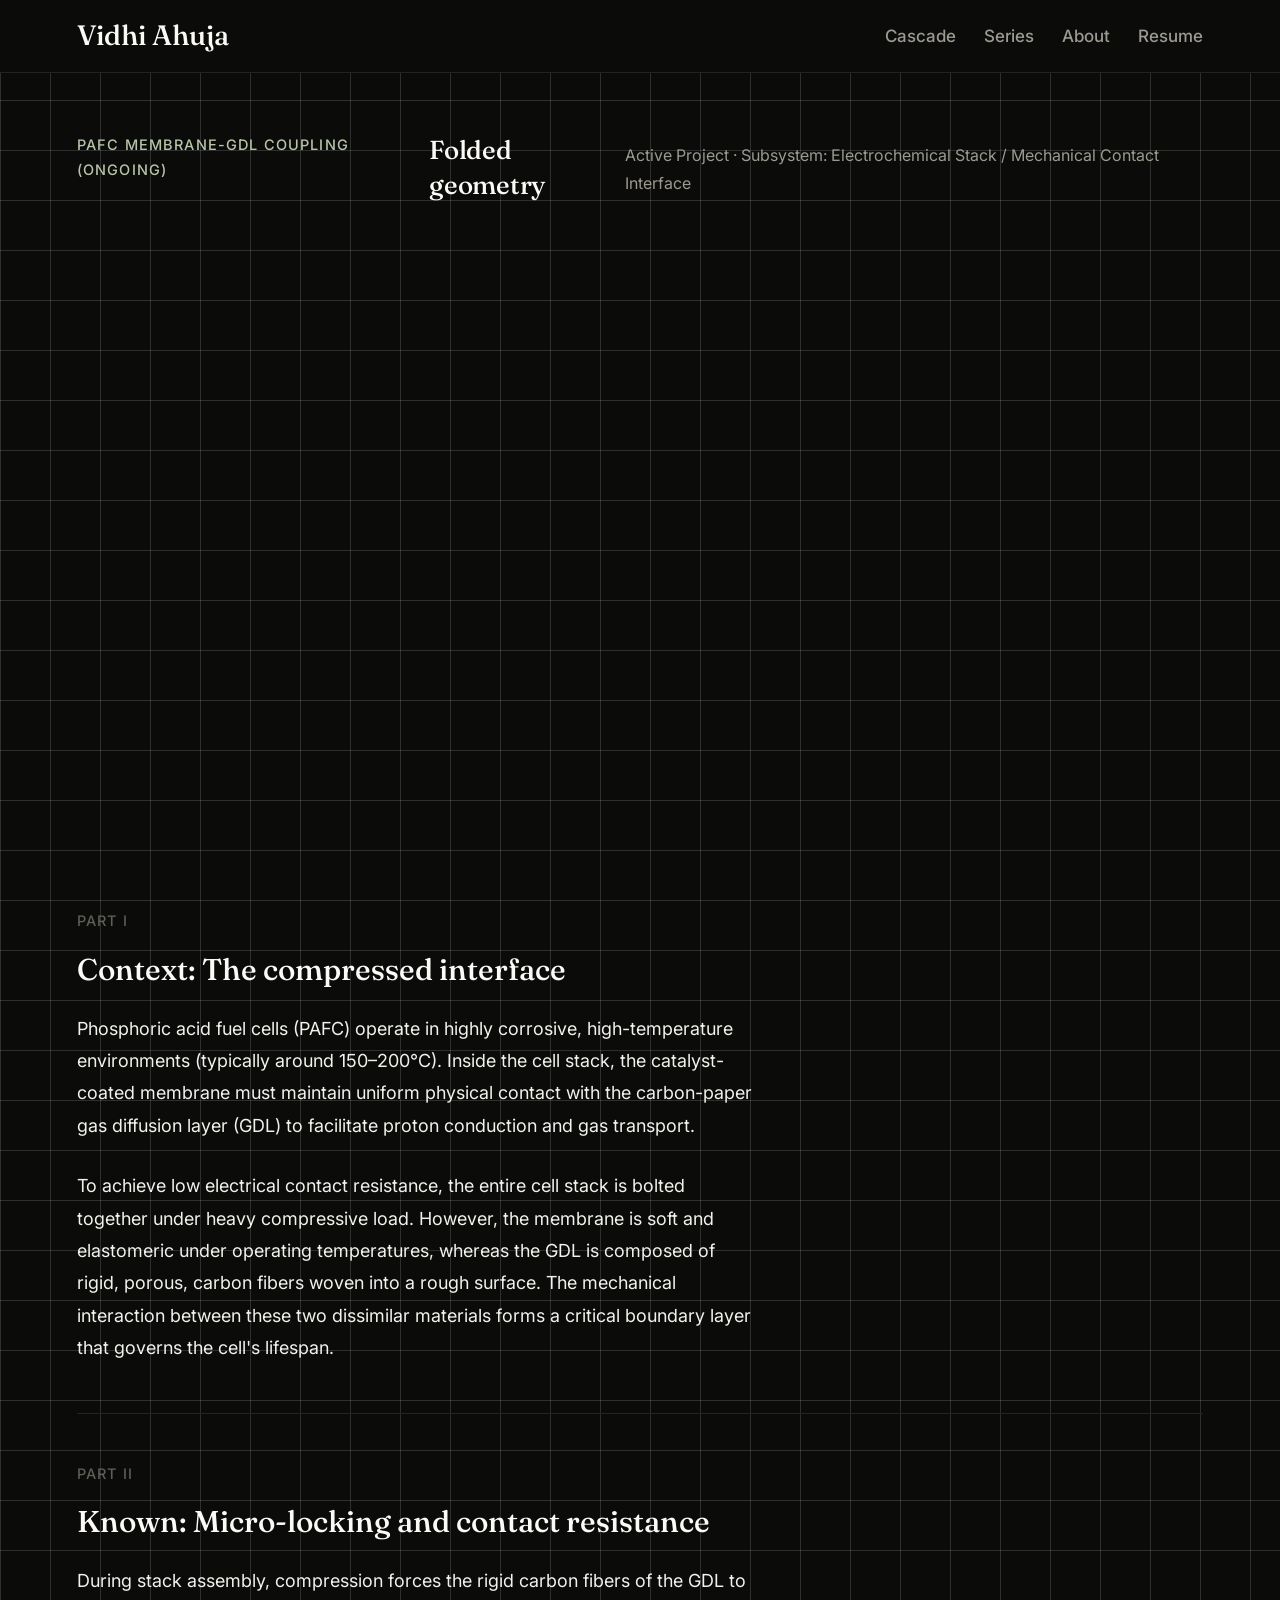
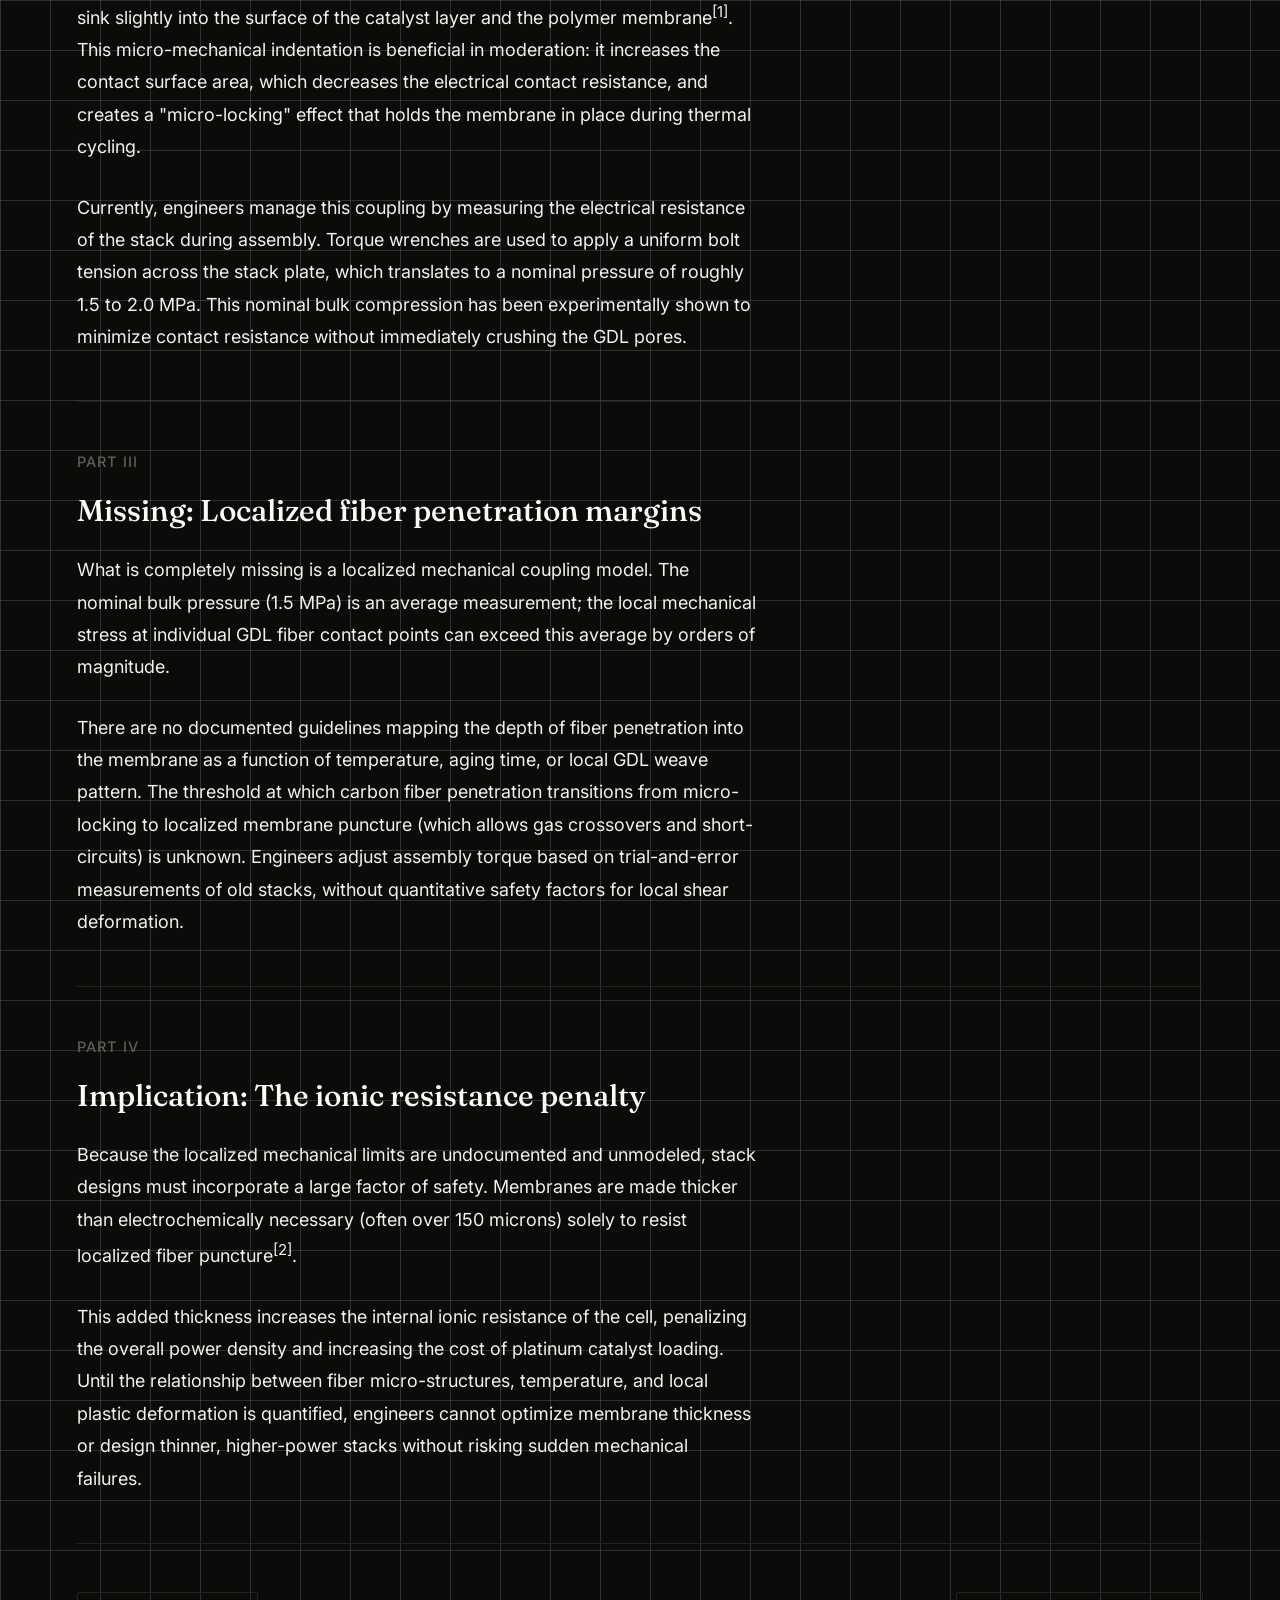
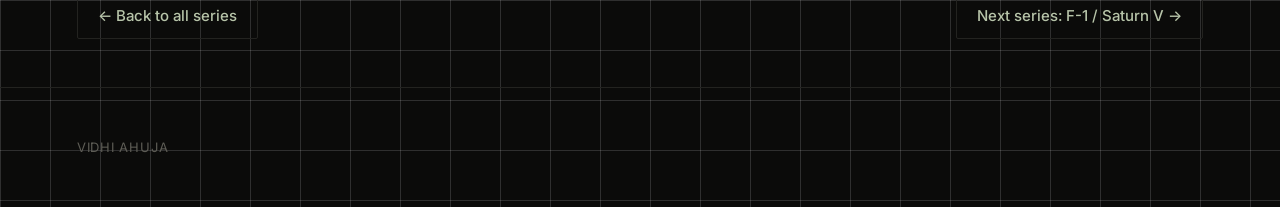
<file: pafc-membrane-gdl.html>
<!DOCTYPE html>
<html lang="en">
<head>
  <meta charset="UTF-8">
  <meta name="viewport" content="width=device-width, initial-scale=1.0">
  <title>PAFC membrane-GDL coupling: Folded Geometry : Vidhi Ahuja</title>
  <meta name="description" content="Case study on the mechanical contact interface between the membrane and gas diffusion layer in phosphoric acid fuel cells.">
  <link rel="stylesheet" href="layout_v33.css">
</head>
<body id="top">

  <header>
    <div class="header-inner">
      <a href="index.html" class="wordmark" id="wordmark-logo">Vidhi Ahuja</a>
      <nav>
        <a href="cascade.html" class="nav-large" id="nav-link-cascade">Cascade</a>
        <a href="series.html" class="nav-large" id="nav-link-series">Series</a>
        <a href="index.html#about" class="nav-large" id="nav-link-about">About</a>
        <a href="https://drive.google.com/file/d/1234567890abcdefghijklmnopqrstuvwxyz/view?usp=sharing" target="_blank" class="nav-large" id="nav-link-resume">Resume</a>
      </nav>
    </div>
  </header>

  <main class="container">
    <div class="blueprint-bg"></div>
    <section class="hero" style="border-top: none;">
      <span class="eyebrow" style="color: var(--accent);">PAFC membrane-GDL coupling (Ongoing)</span>
      <h1>Folded geometry</h1>
      <p style="margin-top: 8px;">Active Project · Subsystem: Electrochemical Stack / Mechanical Contact Interface</p>
    </section>

    <div class="article-body">
      
      <section class="article-section">
        <span class="eyebrow">Part I</span>
        <h2>Context: The compressed interface</h2>
        <p class="article-p">
          Phosphoric acid fuel cells (PAFC) operate in highly corrosive, high-temperature environments (typically around 150–200°C). Inside the cell stack, the catalyst-coated membrane must maintain uniform physical contact with the carbon-paper gas diffusion layer (GDL) to facilitate proton conduction and gas transport. 
        </p>
        <p class="article-p">
          To achieve low electrical contact resistance, the entire cell stack is bolted together under heavy compressive load. However, the membrane is soft and elastomeric under operating temperatures, whereas the GDL is composed of rigid, porous, carbon fibers woven into a rough surface. The mechanical interaction between these two dissimilar materials forms a critical boundary layer that governs the cell's lifespan.
        </p>
      </section>

      <section class="article-section">
        <span class="eyebrow">Part II</span>
        <h2>Known: Micro-locking and contact resistance</h2>
        <p class="article-p">
          During stack assembly, compression forces the rigid carbon fibers of the GDL to sink slightly into the surface of the catalyst layer and the polymer membrane<sup>[1]</sup>. This micro-mechanical indentation is beneficial in moderation: it increases the contact surface area, which decreases the electrical contact resistance, and creates a "micro-locking" effect that holds the membrane in place during thermal cycling.
        </p>
        <p class="article-p">
          Currently, engineers manage this coupling by measuring the electrical resistance of the stack during assembly. Torque wrenches are used to apply a uniform bolt tension across the stack plate, which translates to a nominal pressure of roughly 1.5 to 2.0 MPa. This nominal bulk compression has been experimentally shown to minimize contact resistance without immediately crushing the GDL pores.
        </p>
      </section>

      <section class="article-section">
        <span class="eyebrow">Part III</span>
        <h2>Missing: Localized fiber penetration margins</h2>
        <p class="article-p">
          What is completely missing is a localized mechanical coupling model. The nominal bulk pressure (1.5 MPa) is an average measurement; the local mechanical stress at individual GDL fiber contact points can exceed this average by orders of magnitude. 
        </p>
        <p class="article-p">
          There are no documented guidelines mapping the depth of fiber penetration into the membrane as a function of temperature, aging time, or local GDL weave pattern. The threshold at which carbon fiber penetration transitions from micro-locking to localized membrane puncture (which allows gas crossovers and short-circuits) is unknown. Engineers adjust assembly torque based on trial-and-error measurements of old stacks, without quantitative safety factors for local shear deformation.
        </p>
      </section>

      <section class="article-section">
        <span class="eyebrow">Part IV</span>
        <h2>Implication: The ionic resistance penalty</h2>
        <p class="article-p">
          Because the localized mechanical limits are undocumented and unmodeled, stack designs must incorporate a large factor of safety. Membranes are made thicker than electrochemically necessary (often over 150 microns) solely to resist localized fiber puncture<sup>[2]</sup>. 
        </p>
        <p class="article-p">
          This added thickness increases the internal ionic resistance of the cell, penalizing the overall power density and increasing the cost of platinum catalyst loading. Until the relationship between fiber micro-structures, temperature, and local plastic deformation is quantified, engineers cannot optimize membrane thickness or design thinner, higher-power stacks without risking sudden mechanical failures.
        </p>
      </section>

      <div class="article-nav">
        <a href="series.html" class="text-link" id="back-to-all-series">← Back to all series</a>
        <a href="f1-saturn-v.html" class="text-link" id="next-series-f1-saturn-v">Next series: F-1 / Saturn V →</a>
      </div>

    </div>
  </main>

  <footer>
    <div class="footer-inner">
      <span class="footer-left">Vidhi Ahuja</span>
    </div>
  </footer>

  <!-- Floating Back to Top Button -->
  <button id="btn-back-to-top" aria-label="Back to top" class="scroll-top-btn"></button>

  <script>
    document.addEventListener('DOMContentLoaded', function() {
      var btn = document.getElementById('btn-back-to-top');
      window.addEventListener('scroll', function() {
        if (window.scrollY > 300) {
          btn.classList.add('visible');
        } else {
          btn.classList.remove('visible');
        }
      });
      btn.addEventListener('click', function() {
        window.scrollTo({ top: 0, behavior: 'smooth' });
      });
    });
  </script>
</body>
</html>
</file>
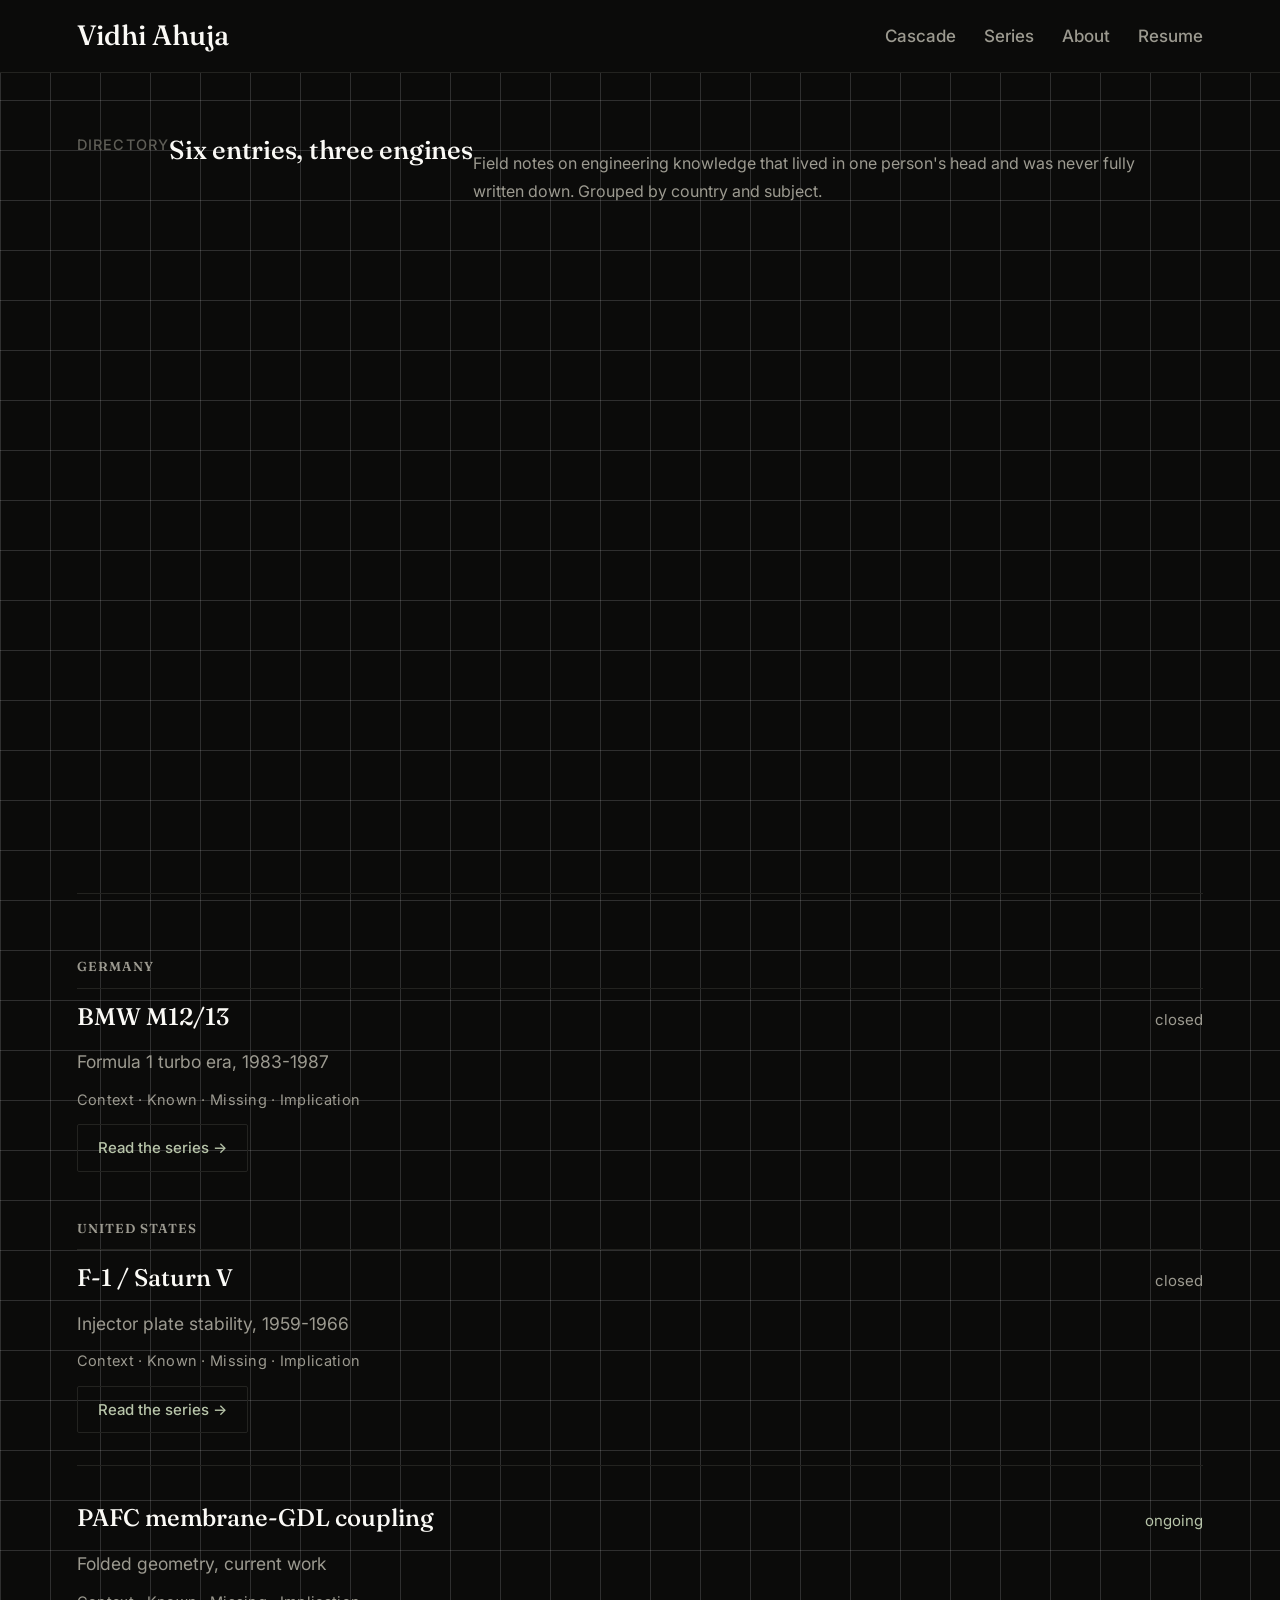
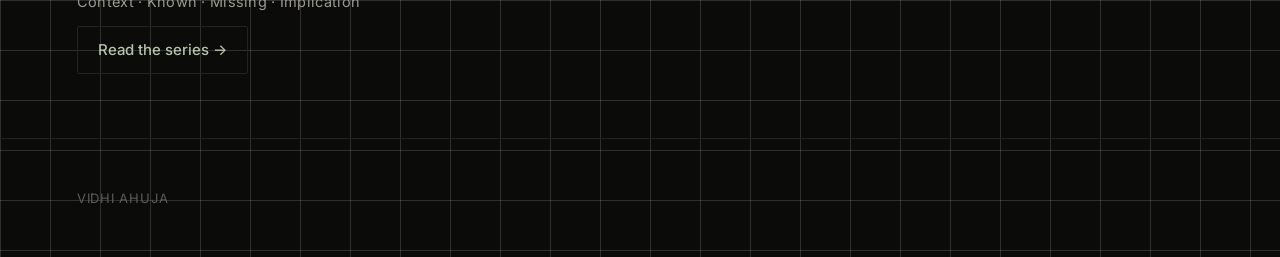
<file: series.html>
<!DOCTYPE html>
<html lang="en">
<head>
  <meta charset="UTF-8">
  <meta name="viewport" content="width=device-width, initial-scale=1.0">
  <title>Series : Vidhi Ahuja</title>
  <meta name="description" content="Personal engineering notebook series directory. Case studies on Saturn V, BMW M12/13, and fuel cell coupling.">
  <link rel="stylesheet" href="layout_v33.css">
</head>
<body id="top">

  <header>
    <div class="header-inner">
      <a href="index.html" class="wordmark" id="wordmark-logo">Vidhi Ahuja</a>
      <nav>
        <a href="cascade.html" class="nav-large" id="nav-link-cascade">Cascade</a>
        <a href="series.html" class="nav-large" id="nav-link-series">Series</a>
        <a href="index.html#about" class="nav-large" id="nav-link-about">About</a>
        <a href="https://drive.google.com/file/d/1234567890abcdefghijklmnopqrstuvwxyz/view?usp=sharing" target="_blank" class="nav-large" id="nav-link-resume">Resume</a>
      </nav>
    </div>
  </header>

  <main class="container">
    <div class="blueprint-bg"></div>
    <section class="hero" style="border-top: none;">
      <span class="eyebrow">Directory</span>
      <h1>Six entries, three engines</h1>
      <p style="margin-top: 16px;">
        Field notes on engineering knowledge that lived in one person's head and was never fully written down. Grouped by country and subject.
      </p>
    </section>

    <section id="series" style="border-top: 1px solid var(--hairline);">
      <div class="series-groups">
        <div class="country-group">
          <h3 class="country-name">Germany</h3>
          <div class="series-list">
            <article class="series-item">
              <div class="series-row-top">
                <h4 class="series-title serif-text">BMW M12/13</h4>
                <span class="series-status">closed</span>
              </div>
              <p class="series-desc">Formula 1 turbo era, 1983-1987</p>
              <div class="series-meta">Context · Known · Missing · Implication</div>
              <a href="bmw-m12-13.html" class="text-link" id="read-bmw-m12-13">Read the series →</a>
            </article>
          </div>
        </div>

        <div class="country-group">
          <h3 class="country-name">United States</h3>
          <div class="series-list">
            <article class="series-item">
              <div class="series-row-top">
                <h4 class="series-title serif-text">F-1 / Saturn V</h4>
                <span class="series-status">closed</span>
              </div>
              <p class="series-desc">Injector plate stability, 1959-1966</p>
              <div class="series-meta">Context · Known · Missing · Implication</div>
              <a href="f1-saturn-v.html" class="text-link" id="read-f1-saturn-v">Read the series →</a>
            </article>

            <article class="series-item">
              <div class="series-row-top">
                <h4 class="series-title serif-text">PAFC membrane-GDL coupling</h4>
                <span class="series-status" style="color: var(--accent);">ongoing</span>
              </div>
              <p class="series-desc">Folded geometry, current work</p>
              <div class="series-meta">Context · Known · Missing · Implication</div>
              <a href="pafc-membrane-gdl.html" class="text-link" id="read-pafc-membrane-gdl">Read the series →</a>
            </article>
          </div>
        </div>
      </div>
    </section>
  </main>

  <footer>
    <div class="footer-inner">
      <span class="footer-left">Vidhi Ahuja</span>
    </div>
  </footer>

  <!-- Floating Back to Top Button -->
  <button id="btn-back-to-top" aria-label="Back to top" class="scroll-top-btn"></button>

  <script>
    document.addEventListener('DOMContentLoaded', function() {
      var btn = document.getElementById('btn-back-to-top');
      window.addEventListener('scroll', function() {
        if (window.scrollY > 300) {
          btn.classList.add('visible');
        } else {
          btn.classList.remove('visible');
        }
      });
      btn.addEventListener('click', function() {
        window.scrollTo({ top: 0, behavior: 'smooth' });
      });
    });
  </script>
</body>
</html>
</file>
<file: layout_v33.css>
@import url('https://fonts.googleapis.com/css2?family=Fraunces:ital,opsz,wght@0,9..144,500;0,9..144,600;1,9..144,500;1,9..144,600&family=Inter:wght@400;500;600&display=swap');

:root {
  --bg-primary: #0B0B0A;
  --bg-raised: #131311;
  --text-primary: #F2F1EC;
  --text-headline: #FBFAF6;
  --text-secondary: #9C9A90;
  --text-tertiary: #5E5D56;
  --hairline: #232320;
  --accent: #B7C4A9;
}

/* Reset and base styles */
* {
  box-sizing: border-box;
  margin: 0;
  padding: 0;
}

html, body {
  background-color: var(--bg-primary);
  color: var(--text-primary);
  font-family: 'Inter', -apple-system, BlinkMacSystemFont, "Segoe UI", Roboto, Helvetica, Arial, sans-serif;
  font-size: 16px;
  line-height: 1.7;
  -webkit-font-smoothing: antialiased;
  -moz-osx-font-smoothing: grayscale;
  scroll-behavior: smooth;
  /* Very faint global background grid lines */
  background-image: linear-gradient(rgba(255, 255, 255, 0.15) 1px, transparent 1px),
                    linear-gradient(90deg, rgba(255, 255, 255, 0.15) 1px, transparent 1px);
  background-size: 50px 50px;
  background-attachment: scroll;
}

/* Typography scale */
h1, h2, h3, .serif-text {
  font-family: 'Fraunces', Georgia, serif;
  color: var(--text-headline);
  font-weight: 500;
}

h1 {
  font-size: 52px;
  line-height: 1.25;
  letter-spacing: -0.015em;
}

h2 {
  font-size: 30px;
  line-height: 1.3;
}

h3 {
  font-size: 24px;
  line-height: 1.35;
}

p {
  color: var(--text-primary);
  font-size: 18px;
  font-weight: 400;
  line-height: 1.75;
}

/* Utility constraints */
.container {
  max-width: 1400px;
  margin: 0 auto;
  padding: 0 6vw;
  width: 100%;
}

.article-container {
  max-width: 680px;
  margin: 0 auto;
}

.left-article-container {
  max-width: 680px;
  margin: 0;
  text-align: left;
}

/* Layout elements */
header {
  position: sticky;
  top: 0;
  z-index: 100;
  background-color: var(--bg-primary);
  border-bottom: 1px solid var(--hairline);
  backdrop-filter: blur(8px);
  -webkit-backdrop-filter: blur(8px);
}

.header-inner {
  display: flex;
  justify-content: space-between;
  align-items: center;
  height: 72px;
  max-width: 1400px;
  margin: 0 auto;
  padding: 0 6vw;
}

.wordmark {
  font-family: 'Fraunces', Georgia, serif;
  font-weight: 500;
  font-size: 28px;
  color: var(--text-headline);
  text-decoration: none;
  transition: color 0.2s ease;
}

.wordmark:hover {
  color: var(--accent);
}

nav a {
  font-weight: 500;
  color: var(--text-secondary);
  text-decoration: none;
  margin-left: 24px;
  transition: color 0.2s ease;
  display: inline-block;
  vertical-align: middle;
}

nav a.nav-normal {
  font-size: 14px;
}

nav a.nav-large {
  font-size: 17px;
}

nav a:hover {
  color: var(--text-headline);
}

.hero {
  padding: 60px 0;
  min-height: calc(100vh - 80px);
  display: flex;
  align-items: flex-start;
  position: relative;
  overflow: visible;
  border-top: none;
}

/* Hero Split Layout */
.hero-split-layout {
  display: flex;
  width: 100%;
  align-items: flex-start;
  justify-content: space-between;
  gap: 60px;
}

.hero-left-content {
  flex: 0.9;
  max-width: 550px;
  z-index: 2;
}

.hero-right-visual {
  flex: 1.1;
  width: 100%;
  max-width: 560px;
  aspect-ratio: 600 / 800;
  display: flex;
  align-items: center;
  justify-content: center;
  position: relative;
  z-index: 1;
}

.hero-right-visual .cfd-line {
  fill: none;
  stroke: #F2F1EC;
  stroke-width: 0.65px;
  opacity: 1.0;
}

.hero-right-visual .rocket-svg {
  position: absolute;
  width: 100%;
  height: 100%;
  top: 0;
  left: 0;
  pointer-events: auto;
  z-index: 3;
}

.hero h1 {
  font-size: 26px;
  line-height: 1.35;
  letter-spacing: -0.01em;
  font-weight: 500;
  color: var(--text-headline);
}

.hero-intro-card {
  background-color: var(--bg-raised);
  border: 1px solid var(--hairline);
  border-left: 3px solid var(--accent);
  padding: 32px 40px;
  max-width: 680px;
  border-radius: 2px;
}

.hero-intro-card h1 {
  font-size: 26px;
  line-height: 1.4;
  margin: 0;
}

.eyebrow {
  font-size: 14.5px;
  font-weight: 500;
  color: var(--text-tertiary);
  letter-spacing: 0.08em;
  text-transform: uppercase;
  margin-bottom: 16px;
  display: block;
}

.hero h1 {
  margin-bottom: 24px;
}

.hero h1 em {
  font-style: italic;
  color: var(--accent);
  font-weight: 500;
}

.hero p {
  color: var(--text-secondary);
  font-size: 16px;
  max-width: 680px;
}

/* Major sections */
section {
  padding: 64px 0;
  border-top: 1px solid var(--hairline);
}

.section-title {
  margin-bottom: 48px;
}

.section-title .eyebrow {
  margin-bottom: 8px;
}

.section-title h2 {
  font-size: 24px;
}

/* List items for series */
.series-groups {
  display: flex;
  flex-direction: column;
  gap: 48px;
}

.country-group {
  display: flex;
  flex-direction: column;
}

.country-name {
  font-size: 13px;
  font-weight: 600;
  color: var(--text-secondary);
  letter-spacing: 0.08em;
  text-transform: uppercase;
  border-bottom: 1px solid var(--hairline);
  padding-bottom: 12px;
  margin-bottom: 8px;
}

.series-list {
  display: flex;
  flex-direction: column;
}

.series-item {
  padding: 32px 0;
  border-bottom: 1px solid var(--hairline);
  display: flex;
  flex-direction: column;
  gap: 12px;
}

.series-item:first-child {
  padding-top: 0;
}

.series-item:last-child {
  border-bottom: none;
  padding-bottom: 0;
}

.series-row-top {
  display: flex;
  justify-content: space-between;
  align-items: baseline;
}

.series-title {
  color: var(--text-headline);
  text-decoration: none;
  font-size: 24px;
  transition: color 0.2s ease;
}

.series-title:hover {
  color: var(--accent);
}

.series-status {
  font-size: 15px;
  color: var(--text-secondary);
}

.series-desc {
  font-size: 17.5px;
  color: var(--text-secondary);
  line-height: 1.5;
}

.series-meta {
  font-size: 14.5px;
  color: var(--text-secondary);
  letter-spacing: 0.02em;
}

.text-link {
  font-size: 15px;
  color: var(--accent);
  text-decoration: none;
  font-weight: 500;
  display: inline-flex;
  align-items: center;
  padding: 10px 20px;
  border: 1px solid var(--hairline);
  border-radius: 2px;
  background-color: transparent;
  transition: border-color 0.2s ease, background-color 0.2s ease, color 0.2s ease;
  width: fit-content;
}

.text-link:hover {
  border-color: var(--accent);
  background-color: var(--bg-raised);
  color: var(--text-headline);
  text-decoration: none;
}

/* Numbered list for Method */
.method-list {
  display: flex;
  flex-direction: column;
  gap: 32px;
}

.method-item {
  display: flex;
  gap: 24px;
  align-items: flex-start;
}

.method-num {
  font-family: 'Fraunces', Georgia, serif;
  font-size: 24px;
  color: var(--accent);
  line-height: 1;
  font-weight: 500;
  width: 24px;
  text-align: right;
  flex-shrink: 0;
}

.method-content {
  display: flex;
  flex-direction: column;
  gap: 4px;
}

.method-content strong {
  font-weight: 600;
  color: var(--text-headline);
  font-size: 16.5px;
}

.method-content p {
  color: var(--text-secondary);
  font-size: 15px;
}

/* About styles */
.about-text {
  display: flex;
  flex-direction: column;
  gap: 24px;
  max-width: 560px;
  margin-bottom: 48px;
}

.about-text p {
  color: var(--text-secondary);
  font-size: 17.5px;
}

.about-text p em {
  font-style: normal;
  color: var(--text-primary);
}

.pull-quote {
  border-left: 2px solid var(--hairline);
  padding-left: 24px;
  font-family: 'Fraunces', Georgia, serif;
  font-style: italic;
  font-size: 21px;
  color: var(--text-primary);
  line-height: 1.6;
  margin-top: 32px;
  max-width: 560px;
}

/* Article styles */
.article-body {
  display: flex;
  flex-direction: column;
  gap: 0;
}

.article-section {
  padding: 48px 0;
  border-top: 1px solid var(--hairline);
}

.article-section:first-of-type {
  border-top: none;
  padding-top: 16px;
}

.article-section h2 {
  margin-top: 8px;
  margin-bottom: 24px;
}

.article-p {
  color: var(--text-primary);
  font-size: 18px;
  line-height: 1.8;
  margin-bottom: 28px;
  max-width: 680px;
}

.article-p:last-of-type {
  margin-bottom: 0;
}

.article-p strong {
  color: var(--text-headline);
  font-weight: 600;
}

.citation-sup {
  font-size: 11px;
  vertical-align: super;
  line-height: 0;
  color: var(--accent);
  padding: 0 2px;
  text-decoration: none;
}

.article-nav {
  padding: 48px 0;
  border-top: 1px solid var(--hairline);
  display: flex;
  justify-content: space-between;
}

/* Footer styles */
footer {
  border-top: 1px solid var(--hairline);
  padding: 48px 0;
}

.footer-inner {
  display: flex;
  justify-content: space-between;
  align-items: center;
  max-width: 1400px;
  margin: 0 auto;
  padding: 0 6vw;
}

.footer-left {
  font-size: 13px;
  color: var(--text-tertiary);
  letter-spacing: 0.06em;
  text-transform: uppercase;
}

.footer-right a {
  font-size: 13px;
  color: var(--text-tertiary);
  text-decoration: none;
  letter-spacing: 0.06em;
  text-transform: uppercase;
  transition: color 0.2s ease;
}

.footer-right a:hover {
  color: var(--accent);
}

/* Focus outline for keyboard navigation */
a:focus-visible, button:focus-visible {
  outline: 2px solid var(--accent);
  outline-offset: 4px;
}

/* Responsive breakpoints */
@media (max-width: 680px) {
  .container {
    padding: 0 28px;
  }
  
  .header-inner {
    padding: 0 28px;
  }
  
  nav {
    display: none;
  }
  
  .footer-inner {
    padding: 0 28px;
  }
  
  .hero {
    padding: 40px 0;
    min-height: auto;
  }
  .hero-split-layout {
    flex-direction: column;
    gap: 40px;
  }
  .hero-left-content {
    flex: none;
    width: 100%;
    max-width: 100%;
  }
  .hero-right-visual {
    flex: none;
    width: 100%;
    max-width: 380px;
    margin: 0 auto;
  }
  .hero-intro-card {
    padding: 24px 28px;
    border-left: 3px solid var(--accent);
  }
  .hero-intro-card h1 {
    font-size: 22px;
  }
  
  h1 {
    font-size: 32px;
  }
  
  h2 {
    font-size: 20px;
  }
  
  h3 {
    font-size: 19px;
  }
  
  p, .article-p {
    font-size: 16px;
  }
  
  .series-row-top {
    flex-direction: column;
    align-items: flex-start;
    gap: 4px;
  }
  
  .series-status {
    font-size: 13px;
  }
  
  section {
    padding: 48px 0;
  }
  
  .section-title {
    margin-bottom: 32px;
  }
}

/* Decorative Blueprint Background Element */
body {
  position: relative;
}

.blueprint-bg {
  display: none;
}

.container, header, footer {
  position: relative;
  z-index: 2;
}

/* Floating Back to Top Button */
.scroll-top-btn {
  position: fixed;
  bottom: 40px;
  right: 40px;
  width: 44px;
  height: 44px;
  border-radius: 50%;
  background-color: var(--bg-raised);
  border: 1px solid var(--hairline);
  display: flex;
  align-items: center;
  justify-content: center;
  cursor: pointer;
  z-index: 1000;
  opacity: 0;
  pointer-events: none;
  transform: translateY(10px);
  transition: opacity 0.3s ease, transform 0.3s ease, border-color 0.2s ease, background-color 0.2s ease;
}

.scroll-top-btn:hover {
  background-color: var(--bg-primary);
  border-color: var(--accent);
}

.scroll-top-btn.visible {
  opacity: 1;
  pointer-events: auto;
  transform: translateY(0);
}
.scroll-top-btn::after {
  content: "";
  width: 10px;
  height: 10px;
  border-top: 2px solid var(--text-headline);
  border-right: 2px solid var(--text-headline);
  transform: rotate(-45deg);
  display: block;
  margin-top: 4px;
  transition: border-color 0.2s ease;
}

.scroll-top-btn:hover::after {
  border-color: var(--accent);
}

@media (max-width: 768px) {
  .scroll-top-btn {
    bottom: 24px;
    right: 24px;
    width: 40px;
    height: 40px;
  }
}

/* About Section Symmetrical Vertical Layout */
.about-vertical-quote {
  font-family: 'Fraunces', Georgia, serif;
  font-style: italic;
  font-size: 32px;
  line-height: 1.4;
  color: var(--text-headline);
  margin-bottom: 56px;
  border-left: none;
  padding-left: 0;
}

.method-table {
  margin-bottom: 56px;
  border-top: 1px solid var(--hairline);
}

.method-row {
  display: flex;
  padding: 20px 0;
  border-bottom: 1px solid var(--hairline);
  align-items: baseline;
}

.method-row-num {
  width: 50px;
  font-size: 12px;
  font-weight: 600;
  color: var(--accent);
  font-family: 'Inter', sans-serif;
}

.method-row-name {
  width: 140px;
  font-size: 16px;
  font-weight: 600;
  color: var(--text-headline);
  font-family: 'Inter', sans-serif;
}

.method-row-desc {
  flex: 1;
  font-size: 14.5px;
  line-height: 1.6;
  color: var(--text-secondary);
}

@media (max-width: 540px) {
  .method-row {
    flex-direction: column;
    gap: 8px;
    align-items: flex-start;
  }
  .method-row-num {
    width: auto;
    margin-bottom: 2px;
  }
  .method-row-name {
    width: auto;
    margin-bottom: 4px;
  }
}
</file>
